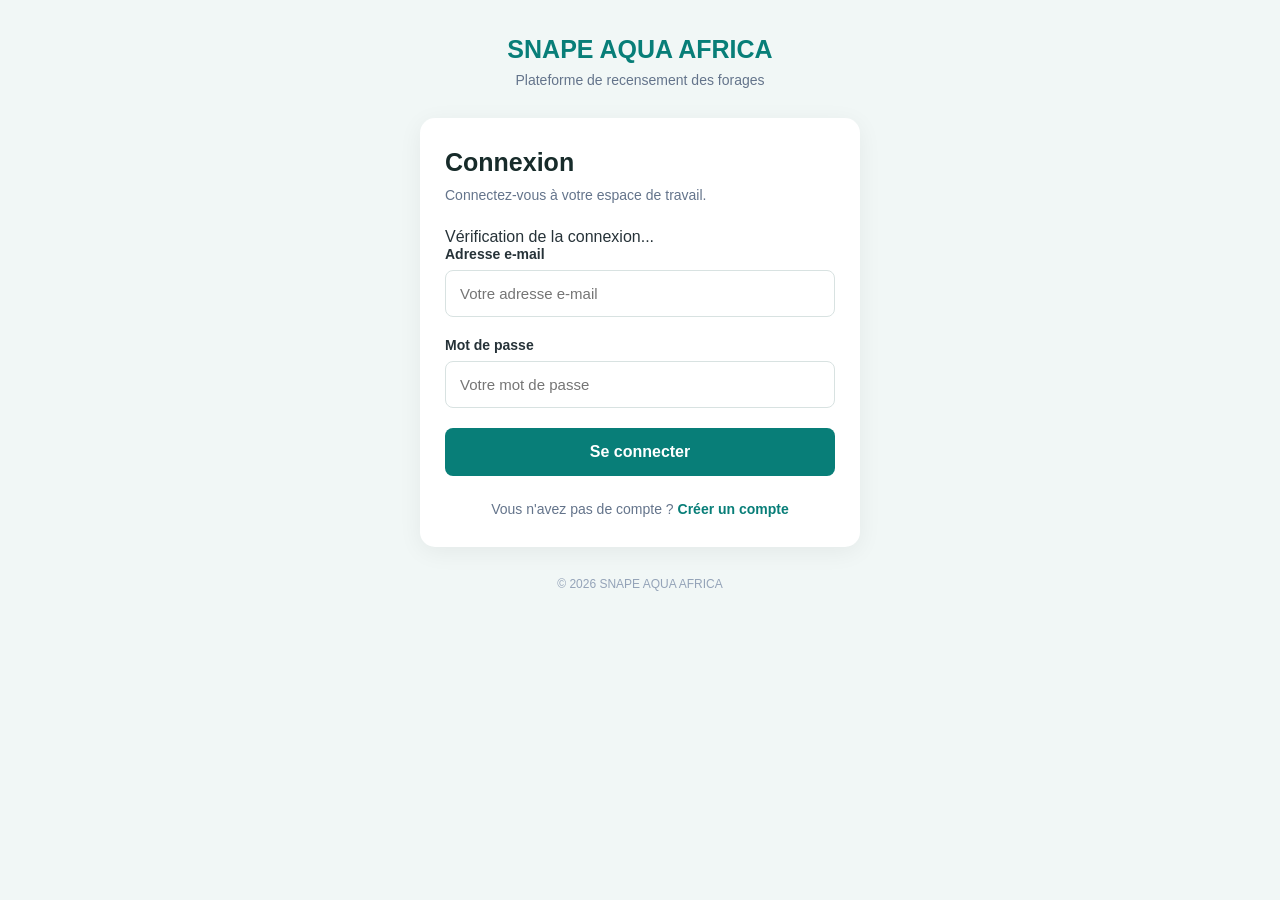
<file: index.html>
<!DOCTYPE html>
<html lang="fr">
<head>
    <meta charset="UTF-8">
    <meta name="viewport" content="width=device-width, initial-scale=1.0">
    <meta name="theme-color" content="#087E78">
    <title>SNAPE AQUA AFRICA</title>
</head>
<body>
    <script>
        window.location.replace("connexion.html");
    </script>
    <p>Chargement de SNAPE AQUA AFRICA...</p>
</body>
</html>
</file>
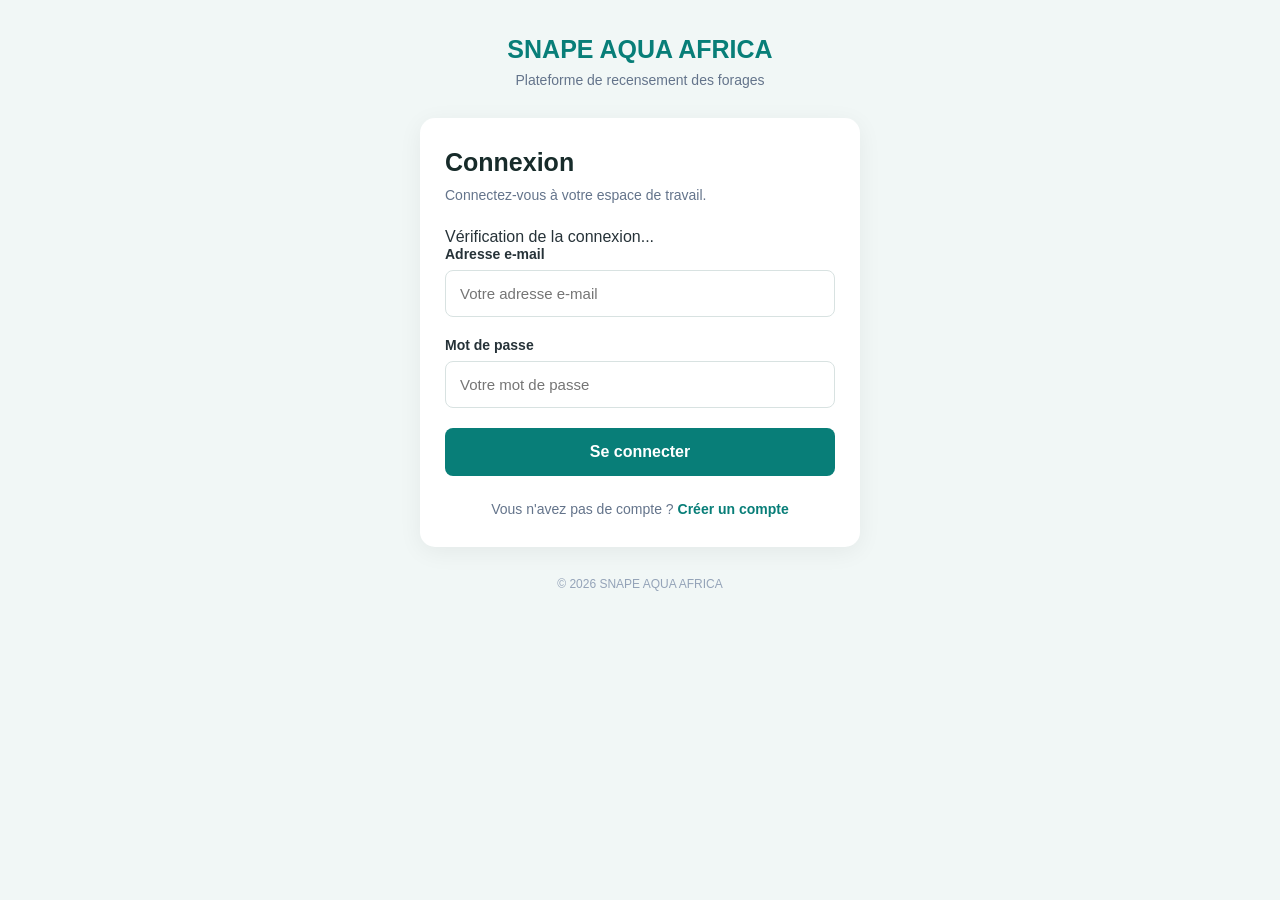
<file: connexion.html>
<!DOCTYPE html>
<html lang="fr">

<head>
    <meta charset="UTF-8">
    <meta name="viewport" content="width=device-width, initial-scale=1.0">
    <meta name="theme-color" content="#087E78">

    <title>Connexion | SNAPE AQUA AFRICA</title>

    <link rel="stylesheet" href="connexion.css">
</head>

<body>

    <main class="container">

        <div class="logo">
            <h1>SNAPE AQUA AFRICA</h1>
            <p>Plateforme de recensement des forages</p>
        </div>

        <!-- CONNEXION INTERNET -->

        <section class="login-card" id="zoneConnexion">

            <h2>Connexion</h2>

            <p class="description">
                Connectez-vous à votre espace de travail.
            </p>

            <div id="etatConnexion" class="etat-connexion">
                Vérification de la connexion...
            </div>

            <form id="connexionForm">

                <div class="form-group">
                    <label for="email">Adresse e-mail</label>

                    <input
                        type="email"
                        id="email"
                        placeholder="Votre adresse e-mail"
                        autocomplete="username"
                        required
                    >
                </div>

                <div class="form-group">
                    <label for="password">Mot de passe</label>

                    <input
                        type="password"
                        id="password"
                        placeholder="Votre mot de passe"
                        autocomplete="current-password"
                        required
                    >
                </div>

                <p id="message"></p>

                <button type="submit" id="btnConnexion">
                    Se connecter
                </button>

            </form>

            <p class="register-link">
                Vous n'avez pas de compte ?
                <a href="inscription.html">Créer un compte</a>
            </p>

        </section>

        <!-- CREATION DU CODE PIN -->

        <section class="login-card" id="zoneCreationPIN" hidden>

            <h2>Créer votre code PIN</h2>

            <p class="description">
                Ce code vous permettra d'accéder à votre espace
                lorsque vous serez hors connexion.
            </p>

            <form id="formCreationPIN">

                <div class="form-group">
                    <label for="nouveauPIN">Nouveau code PIN</label>

                    <input
                        type="password"
                        id="nouveauPIN"
                        inputmode="numeric"
                        pattern="[0-9]{4,6}"
                        minlength="4"
                        maxlength="6"
                        placeholder="4 à 6 chiffres"
                        required
                    >
                </div>

                <div class="form-group">
                    <label for="confirmationPIN">
                        Confirmer le code PIN
                    </label>

                    <input
                        type="password"
                        id="confirmationPIN"
                        inputmode="numeric"
                        pattern="[0-9]{4,6}"
                        minlength="4"
                        maxlength="6"
                        placeholder="Confirmez votre PIN"
                        required
                    >
                </div>

                <p id="messagePIN"></p>

                <button type="submit" id="btnEnregistrerPIN">
                    Enregistrer mon code PIN
                </button>

            </form>

        </section>

        <!-- IDENTIFICATION HORS CONNEXION -->

        <section class="login-card" id="zonePINHorsLigne" hidden>

            <h2>Accès hors connexion</h2>

            <p class="description">
                Saisissez votre code PIN pour retrouver votre espace.
            </p>

          <form id="formPINHorsLigne">

    <div class="form-group">
        <label for="emailHorsLigne">Adresse e-mail</label>

        <input
            type="email"
            id="emailHorsLigne"
            placeholder="Votre adresse e-mail"
            required
        >
    </div>

    <div class="form-group">
        <label for="pinHorsLigne">Votre code PIN</label>

                    <input
                        type="password"
                        id="pinHorsLigne"
                        inputmode="numeric"
                        pattern="[0-9]{4,6}"
                        minlength="4"
                        maxlength="6"
                        placeholder="Votre code PIN"
                        required
                    >
                </div>

                <p id="messagePINHorsLigne"></p>

                <button type="submit" id="btnPINHorsLigne">
                    Accéder à mon espace
                </button>

            </form>

        </section>

        <footer>
            © 2026 SNAPE AQUA AFRICA
        </footer>

    </main>

    <script type="module" src="connexion.js"></script>

</body>
</html>
</file>
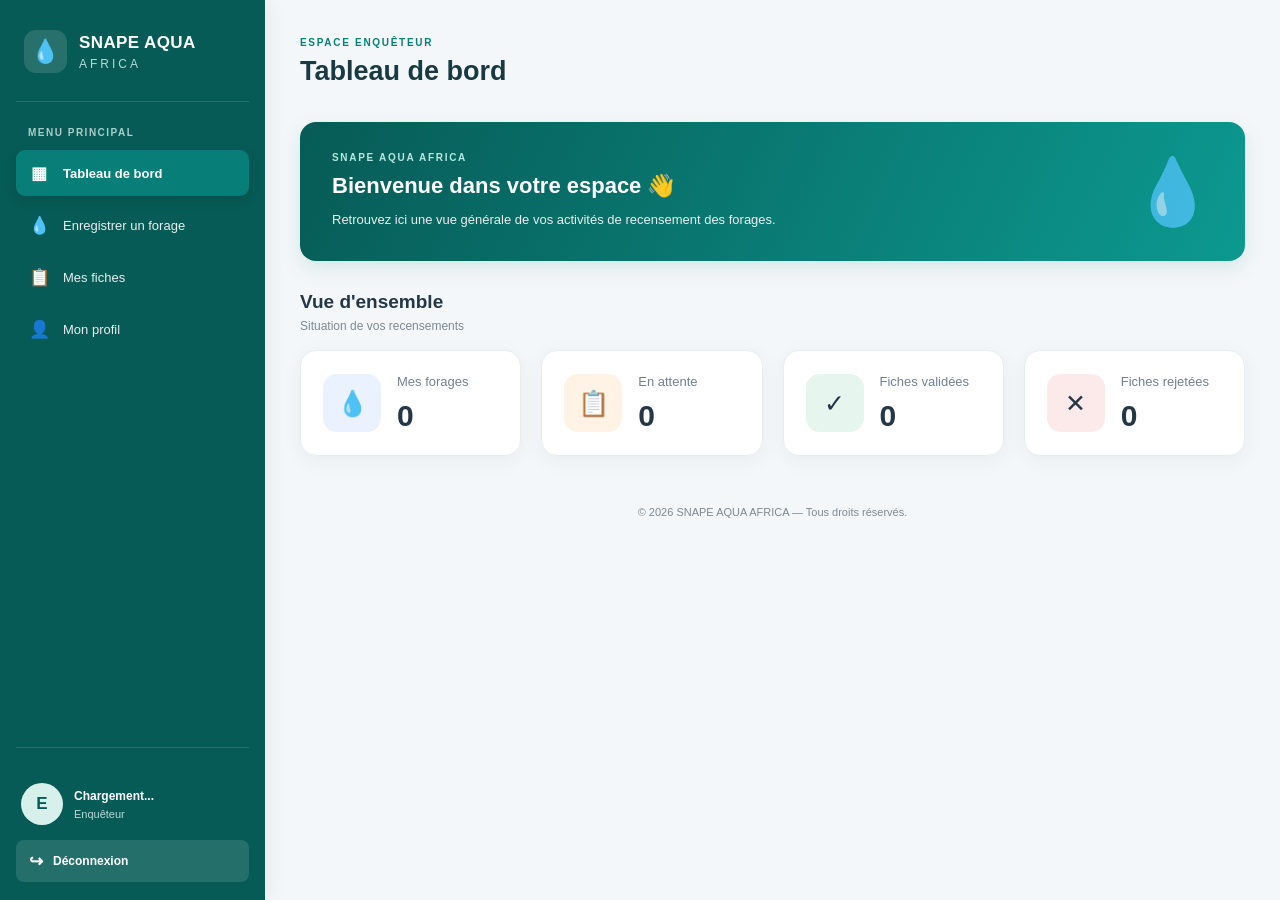
<file: enqueteur.html>
<!DOCTYPE html>
<html lang="fr">
<head>
    <meta charset="UTF-8">
    <meta name="viewport" content="width=device-width, initial-scale=1.0">
    <meta name="theme-color" content="#075B56">

    <title>Espace Enquêteur | SNAPE AQUA AFRICA</title>

    <link rel="stylesheet" href="enqueteur.css">
</head>

<body>

<div class="dashboard">

    <!-- MENU LATERAL -->
    <aside class="sidebar" id="sidebar">

        <!-- IDENTITE DE L'ENTREPRISE -->
        <div class="sidebar-brand">
            <div class="brand-icon">💧</div>

            <div>
                <h2>SNAPE AQUA</h2>
                <span>AFRICA</span>
            </div>
        </div>

        <div class="sidebar-label">
            MENU PRINCIPAL
        </div>

        <!-- NAVIGATION -->
        <nav class="sidebar-nav">

            <a href="enqueteur.html" class="nav-link active">
                <span>▦</span>
                Tableau de bord
            </a>

            <a href="forage.html" class="nav-link">
                <span>💧</span>
                Enregistrer un forage
            </a>

            <a href="fiches.html" class="nav-link">
                <span>📋</span>
                Mes fiches
            </a>

            <a href="mon-profil.html" class="nav-link">
                <span>👤</span>
                Mon profil
            </a>

        </nav>

        <!-- PROFIL EN BAS DU MENU -->
        <div class="sidebar-footer">

            <div class="profile-card">

                <div class="profile-avatar" id="profilAvatar">
                    E
                </div>

                <div class="profile-info">
                    <strong id="nomEnqueteur">
                        Chargement...
                    </strong>

                    <span>Enquêteur</span>
                </div>

            </div>

            <button
                id="btnDeconnexion"
                class="btn-deconnexion"
                type="button">

                <span>↪</span>
                Déconnexion

            </button>

        </div>

    </aside>

    <!-- VOILE MOBILE -->
    <div
        class="sidebar-overlay"
        id="sidebarOverlay">
    </div>

    <!-- CONTENU PRINCIPAL -->
    <main class="main-content">

        <!-- BARRE SUPERIEURE -->
        <header class="topbar">

            <button
                id="btnMenu"
                class="btn-menu"
                aria-label="Ouvrir le menu"
                aria-controls="sidebar"
                aria-expanded="false"
                type="button">

                ☰

            </button>

            <div class="topbar-title">

                <span class="page-indicator">
                    ESPACE ENQUÊTEUR
                </span>

                <h1>Tableau de bord</h1>

            </div>

        </header>

        <!-- ACCUEIL -->
        <section class="welcome-section">

            <div class="welcome-content">

                <span class="welcome-label">
                    SNAPE AQUA AFRICA
                </span>

                <h2>
                    Bienvenue dans votre espace 👋
                </h2>

                <p>
                    Retrouvez ici une vue générale de vos activités
                    de recensement des forages.
                </p>

            </div>

            <div class="welcome-icon">
                💧
            </div>

        </section>

        <!-- STATISTIQUES -->
        <section class="section-dashboard">

            <div class="section-heading">

                <div>
                    <h2>Vue d'ensemble</h2>

                    <p>
                        Situation de vos recensements
                    </p>
                </div>

            </div>

            <div class="stats-grid">

                <!-- TOTAL -->
                <article class="stat-card">

                    <div class="stat-icon icon-blue">
                        💧
                    </div>

                    <div class="stat-details">
                        <span>Mes forages</span>
                        <strong id="totalForages">0</strong>
                    </div>

                </article>

                <!-- EN ATTENTE -->
                <article class="stat-card">

                    <div class="stat-icon icon-orange">
                        📋
                    </div>

                    <div class="stat-details">
                        <span>En attente</span>
                        <strong id="foragesAttente">0</strong>
                    </div>

                </article>

                <!-- VALIDES -->
                <article class="stat-card">

                    <div class="stat-icon icon-green">
                        ✓
                    </div>

                    <div class="stat-details">
                        <span>Fiches validées</span>
                        <strong id="foragesValides">0</strong>
                    </div>

                </article>

                <!-- REJETES -->
                <article class="stat-card">

                    <div class="stat-icon icon-red">
                        ✕
                    </div>

                    <div class="stat-details">
                        <span>Fiches rejetées</span>
                        <strong id="foragesRejetes">0</strong>
                    </div>

                </article>

            </div>

            <p id="message" role="status" aria-live="polite"></p>

        </section>

        <!-- PIED DE PAGE -->
        <footer class="footer">
            © 2026 SNAPE AQUA AFRICA — Tous droits réservés.
        </footer>

    </main>

</div>

<!-- JAVASCRIPT -->
<script type="module" src="enqueteur.js"></script>

</body>
</html>
</file>
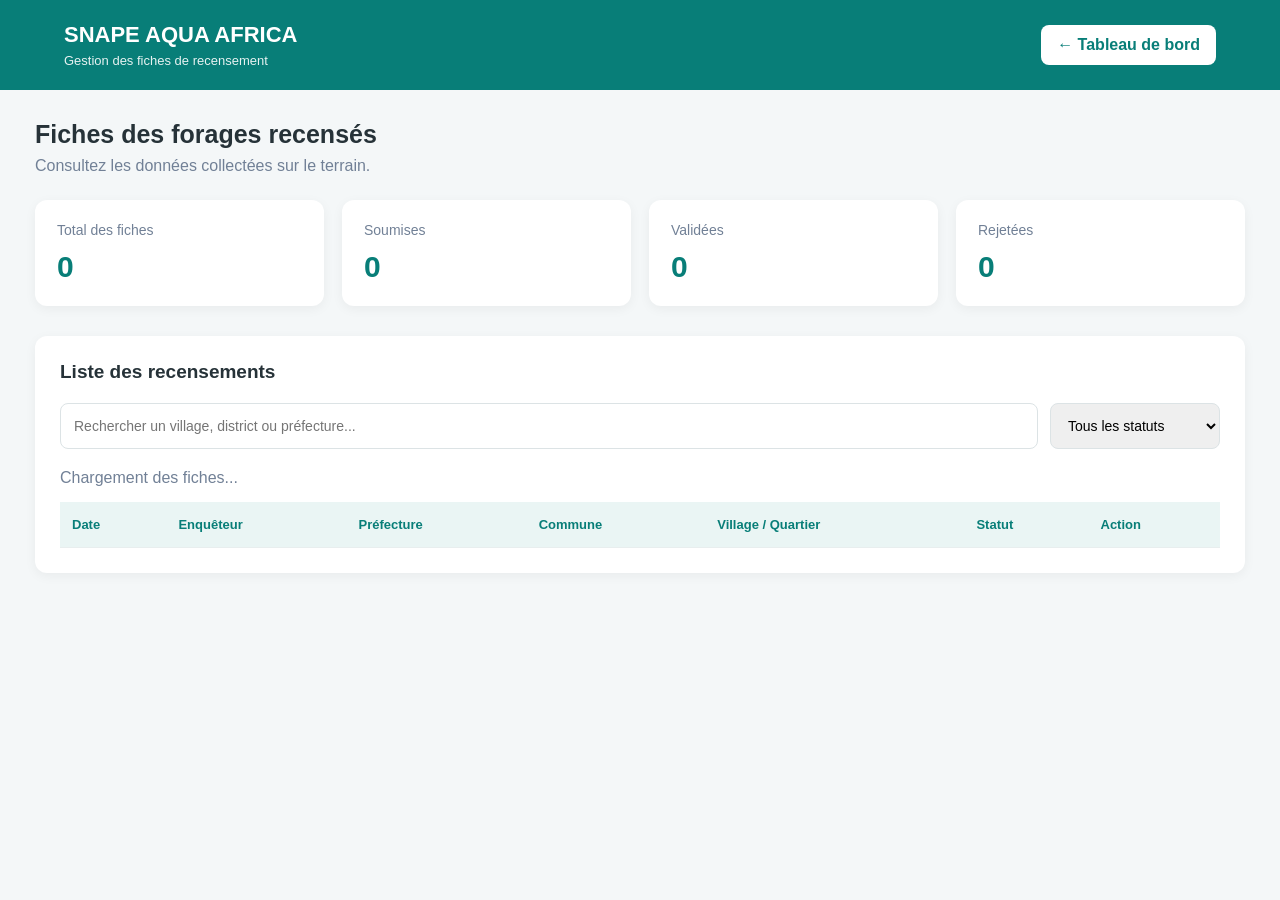
<file: fiches.html>
<!DOCTYPE html>
<html lang="fr">
<head>
    <meta charset="UTF-8">
    <meta name="viewport" content="width=device-width, initial-scale=1.0">
    <meta name="theme-color" content="#087E78">

    <title>Fiches recensées | SNAPE AQUA AFRICA</title>

    <link rel="stylesheet" href="fiches.css">
</head>

<body>

<header class="entete">
    <div>
        <h1>SNAPE AQUA AFRICA</h1>
        <p>Gestion des fiches de recensement</p>
    </div>

    <a href="enqueteur.html"
    id="retourDashboard">
        ← Tableau de bord
    </a>
</header>

<main class="conteneur">

    <section class="titre-page">
        <h2>Fiches des forages recensés</h2>
        <p>Consultez les données collectées sur le terrain.</p>
    </section>

    <section class="statistiques">

        <div class="carte-stat">
            <span>Total des fiches</span>
            <strong id="totalFiches">0</strong>
        </div>

        <div class="carte-stat">
            <span>Soumises</span>
            <strong id="fichesSoumises">0</strong>
        </div>

        <div class="carte-stat">
            <span>Validées</span>
            <strong id="fichesValidees">0</strong>
        </div>

        <div class="carte-stat">
            <span>Rejetées</span>
            <strong id="fichesRejetees">0</strong>
        </div>

    </section>

    <section class="liste-fiches">

        <h3>Liste des recensements</h3>

        <div class="recherche">

            <input
                type="search"
                id="rechercheFiche"
                placeholder="Rechercher un village, district ou préfecture..."
            >

            <select id="filtreStatut">
                <option value="">Tous les statuts</option>
                <option value="soumis">Soumises</option>
                <option value="valide">Validées</option>
                <option value="rejete">Rejetées</option>
                <option value="brouillon">Brouillons</option>
            </select>

        </div>

        <p id="messageChargement">Chargement des fiches...</p>

        <div class="table-responsive">

            <table>
                <thead>
                    <tr>
                        <th>Date</th>
                        <th>Enquêteur</th>
                        <th>Préfecture</th>
                        <th>Commune</th>
                        <th>Village / Quartier</th>
                        <th>Statut</th>
                        <th>Action</th>
                    </tr>
                </thead>

                <tbody id="listeForages">
                </tbody>
            </table>

        </div>

    </section>

</main>
<!-- FENÊTRE DE CONSULTATION -->
<div id="fenetreFiche" class="fenetre-modal">

    <div class="contenu-modal">

        <div class="entete-modal">
            <div>
                <h2>Détails du forage</h2>
                <p>Fiche de recensement SNAPE AQUA AFRICA</p>
            </div>

            <button id="fermerFiche" class="btnFermer">
                &times;
            </button>
        </div>

        <div id="detailsFiche">
            Chargement des informations...
        </div>

    </div>

</div>
<!-- FENÊTRE DE CONSULTATION -->
<div id="fenetreFiche" class="fenetre-modal">

    <div class="contenu-modal">

        <div class="entete-modal">
            <div>
                <h2>Détails du forage</h2>
                <p>Fiche de recensement SNAPE AQUA AFRICA</p>
            </div>

            <button id="fermerFiche" class="btnFermer">
                &times;
            </button>
        </div>

        <div id="detailsFiche">
            Chargement des informations...
        </div>

    </div>

</div>
<script type="module" src="fiches.js"></script>

</body>
</html>
</file>
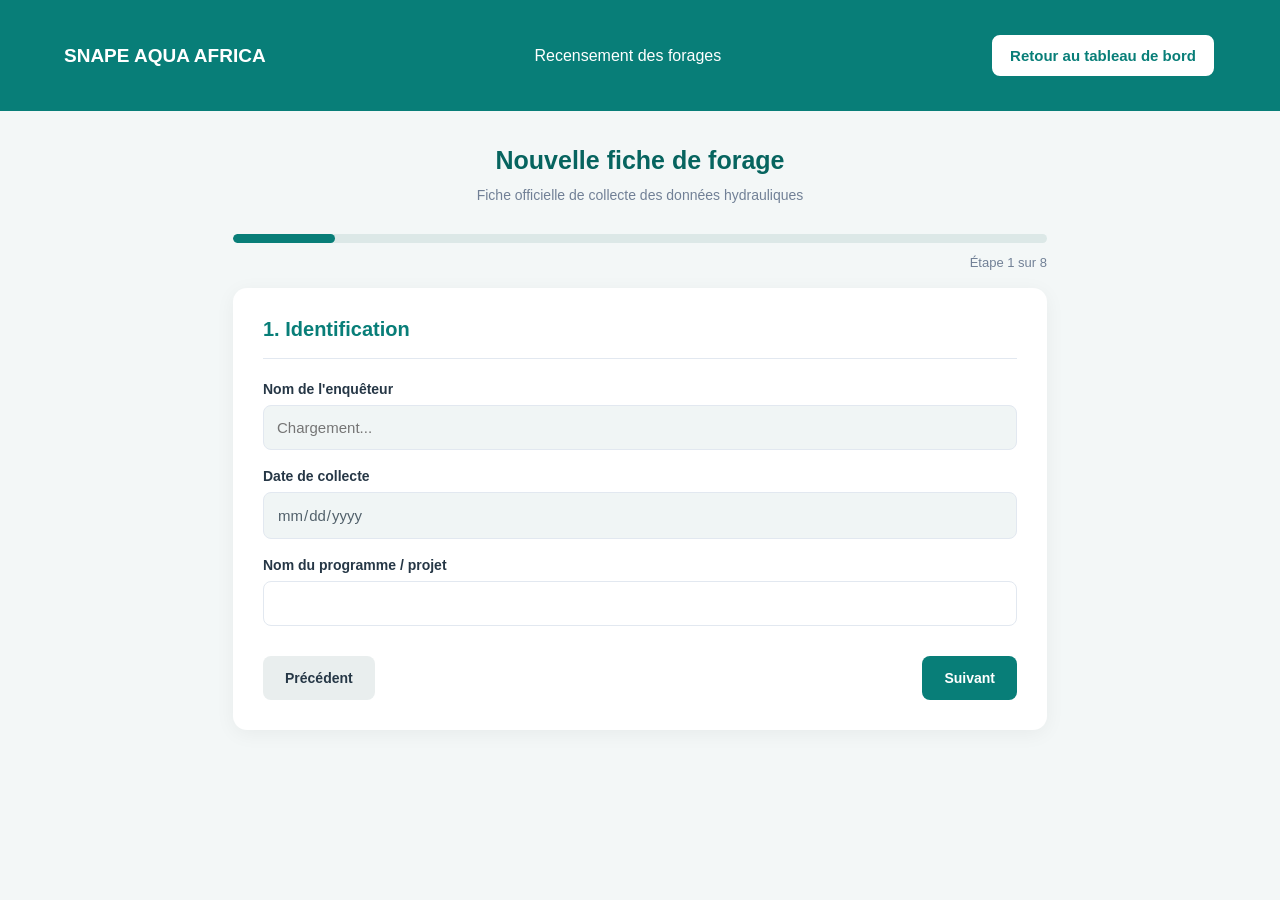
<file: forage.html>
<!DOCTYPE html>
<html lang="fr">
<head>
    <meta charset="UTF-8">
    <meta name="viewport" content="width=device-width, initial-scale=1.0">
    <meta name="theme-color" content="#087E78">

    <title>Recensement des forages | SNAPE AQUA AFRICA</title>

    <link rel="stylesheet" href="forage.css">
</head>


<body>

<header class="header">
    <div class="logo">SNAPE AQUA AFRICA</div>
  </p>Recensement des forages</p>
    </div>
    <a href="enqueteur.html" class="retour-dashboard">
    Retour au tableau de bord
</a>
</header>

<main class="container">

    <div class="form-heading">
        <h1>Nouvelle fiche de forage</h1>
        <p>Fiche officielle de collecte des données hydrauliques</p>
    </div>

    <div class="progress-container">
        <div id="progression"></div>
    </div>

    <div class="step-info">
        Étape <span id="numeroEtape">1</span> sur 8
    </div>

    <form id="formulaireForage">

        <!-- ETAPE 1 -->
        <section class="form-step active">

            <h2>1. Identification</h2>

            <label>Nom de l'enquêteur</label>
            <input type="text" id="nomEnqueteur"
                   readonly placeholder="Chargement...">

            <label>Date de collecte</label>
            <input type="date" id="dateCollecte" readonly>

            <label>Nom du programme / projet</label>
            <input type="text" id="nomProgramme">

        </section>

        <!-- ETAPE 2 -->
        <section class="form-step">

            <h2>2. Localisation</h2>

            <label>Préfecture</label>
            <input type="text" id="prefecture" required>

            <label>Commune</label>
            <input type="text" id="commune" required>

            <label>District</label>
            <input type="text" id="district">

            <label>Village / Quartier</label>
            <input type="text" id="villageQuartier" required>

            <label>Latitude</label>
            <input type="number" id="latitude" step="any" readonly>

            <label>Longitude</label>
            <input type="number" id="longitude" step="any" readonly>

            <button type="button" id="btnGPS">
                Obtenir ma position GPS
            </button>

        </section>

        <!-- ETAPE 3 -->
        <section class="form-step">

            <h2>3. Identification de l'ouvrage</h2>

            <label>Programme ayant réalisé l'ouvrage</label>
            <input type="text" id="programmeRealisation">

            <label>Année de réalisation</label>
            <input type="number" id="anneeRealisation">

            <label>Programme ayant réhabilité l'ouvrage</label>
            <input type="text" id="programmeRehabilitation">

            <label>Année de réhabilitation</label>
            <input type="number" id="anneeRehabilitation">

            <label>État de l'ouvrage</label>
            <input type="text" id="etatOuvrage">

            <label>Le forage est-il utilisé ?</label>
            <select id="utilise">
                <option value="">Choisir</option>
                <option value="true">Oui</option>
                <option value="false">Non</option>
            </select>

            <label>Si non, pourquoi ?</label>
            <textarea id="raisonNonUtilisation"></textarea>

        </section>

        <!-- ETAPE 4 -->
        <section class="form-step">

            <h2>4. Caractéristiques techniques</h2>

            <label>Profondeur (m)</label>
            <input type="number" id="profondeur" step="any">

            <label>Débit (m³/h)</label>
            <input type="number" id="debit" step="any">

            <label>Nombre de ménages</label>
            <input type="number" id="nombreMenages">

            <label>Autres villages desservis</label>
            <textarea id="autresVillages"></textarea>

            <label>Marque de la pompe manuelle</label>
            <input type="text" id="marquePompe">

            <label>Modèle</label>
            <input type="text" id="modelePompe">

            <label>Année</label>
            <input type="number" id="anneePompe">

            <label>Si non fonctionnelle, décrire le problème</label>
            <textarea id="problemePompe"></textarea>

        </section>

        <!-- ETAPE 5 -->
        <section class="form-step">

            <h2>5. État des équipements</h2>

            <label>Existence d'un déferriseur</label>
            <select id="existenceDeferriseur">
                <option value="">Choisir</option>
                <option value="true">Oui</option>
                <option value="false">Non</option>
            </select>

            <label>État du déferriseur</label>
            <input type="text" id="etatDeferriseur">

            <label>État de la superstructure</label>
            <input type="text" id="etatSuperstructure">

            <label>État de la margelle et anti-bourbier</label>
            <input type="text" id="etatMargelle">

            <label>Présence d'une clôture</label>
            <select id="presenceCloture">
                <option value="">Choisir</option>
                <option value="true">Oui</option>
                <option value="false">Non</option>
            </select>

            <label>État de l'évacuation et du puits perdu</label>
            <input type="text" id="etatEvacuation">

            <label>État de la clôture</label>
            <input type="text" id="etatCloture">

        </section>

        <!-- ETAPE 6 -->
        <section class="form-step">

            <h2>6. Qualité de l'eau et pollution</h2>

            <label>Couleur de l'eau</label>
            <input type="text" id="couleurEau">

            <label>Présence d'un goût anormal</label>
            <select id="goutEau">
                <option value="">Choisir</option>
                <option value="true">Oui</option>
                <option value="false">Non</option>
            </select>

            <label>Présence d'une odeur anormale</label>
            <select id="odeurEau">
                <option value="">Choisir</option>
                <option value="true">Oui</option>
                <option value="false">Non</option>
            </select>

            <label>Source potentielle de pollution ?</label>
            <select id="sourcePollution">
                <option value="">Choisir</option>
                <option value="true">Oui</option>
                <option value="false">Non</option>
            </select>

            <label>Type de pollution</label>
            <textarea id="typePollution"></textarea>

            <label>Distance de la source de pollution (m)</label>
            <input type="number" id="distancePollution" step="any">

        </section>

        <!-- ETAPE 7 -->
        <section class="form-step">

            <h2>7. Gestion et entretien</h2>

            <label>Type de gestionnaire</label>
            <input type="text" id="typeGestionnaire">

            <label>Gestion fonctionnelle ?</label>
            <select id="gestionFonctionnelle">
                <option value="">Choisir</option>
                <option value="true">Oui</option>
                <option value="false">Non</option>
            </select>

            <label>Paiement demandé ?</label>
            <select id="paiement">
                <option value="">Choisir</option>
                <option value="true">Oui</option>
                <option value="false">Non</option>
            </select>

            <label>Nom du gestionnaire</label>
            <input type="text" id="nomGestionnaire">

            <label>Cotisations régulières ?</label>
            <select id="cotisationsRegulieres">
                <option value="">Choisir</option>
                <option value="true">Oui</option>
                <option value="false">Non</option>
            </select>

            <label>Période de cotisation</label>
            <input type="text" id="periodeCotisation">

            <label>Nombre de personnes dans la structure</label>
            <input type="number" id="nombrePersonnesGestion">

            <label>Base de gestion</label>
            <input type="text" id="baseGestion">

            <label>Réparateur</label>
            <input type="text" id="reparateur">

            <label>Montant de réparation (GNF)</label>
            <input type="number" id="montantReparation">

            <label>Montant en caisse (GNF)</label>
            <input type="number" id="montantCaisse">

            <label>Vente au volume ?</label>
            <select id="venteVolume">
                <option value="">Choisir</option>
                <option value="true">Oui</option>
                <option value="false">Non</option>
            </select>

            <label>Base de vente</label>
            <input type="text" id="baseVente">

            <label>Volume vendu (litres)</label>
            <input type="number" id="volumeLitres">

            <label>Appui extérieur en cas de panne</label>
            <input type="text" id="appuiExterieurPanne">

            <label>Prix de l'appui (GNF)</label>
            <input type="number" id="prixAppui">

        </section>

        <!-- ETAPE 8 -->
        <section class="form-step">

            <h2>8. Satisfaction et observations</h2>

            <label>Les usagers sont-ils satisfaits ?</label>
            <select id="satisfait">
                <option value="">Choisir</option>
                <option value="true">Oui</option>
                <option value="false">Non</option>
            </select>

            <label>Cause de l'insatisfaction</label>
            <textarea id="causeInsatisfaction"></textarea>

            <label>Observations générales</label>
            <textarea id="observations"></textarea>

            <label>Signature</label>
            <input type="text" id="signature">

        </section>

        <div class="navigation">
            <button type="button" id="precedent">Précédent</button>
            <button type="button" id="suivant">Suivant</button>
            <button type="submit" id="soumettre" hidden>
                Soumettre la fiche
            </button>
        </div>

    </form>

    <p id="message"></p>
<!-- FENETRE DE CONSULTATION -->
<div id="fenetreConsultation" class="modal" hidden>

    <div class="modal-contenu">

        <div class="modal-entete">
            <h2>Détails du forage</h2>

            <button id="fermerConsultation" type="button">
                &times;
            </button>
        </div>

        <div id="detailsForage">
            Chargement des informations...
        </div>

    </div>

</div>
</main>

<script type="module" src="forage.js"></script>

</body>
</html>
</file>
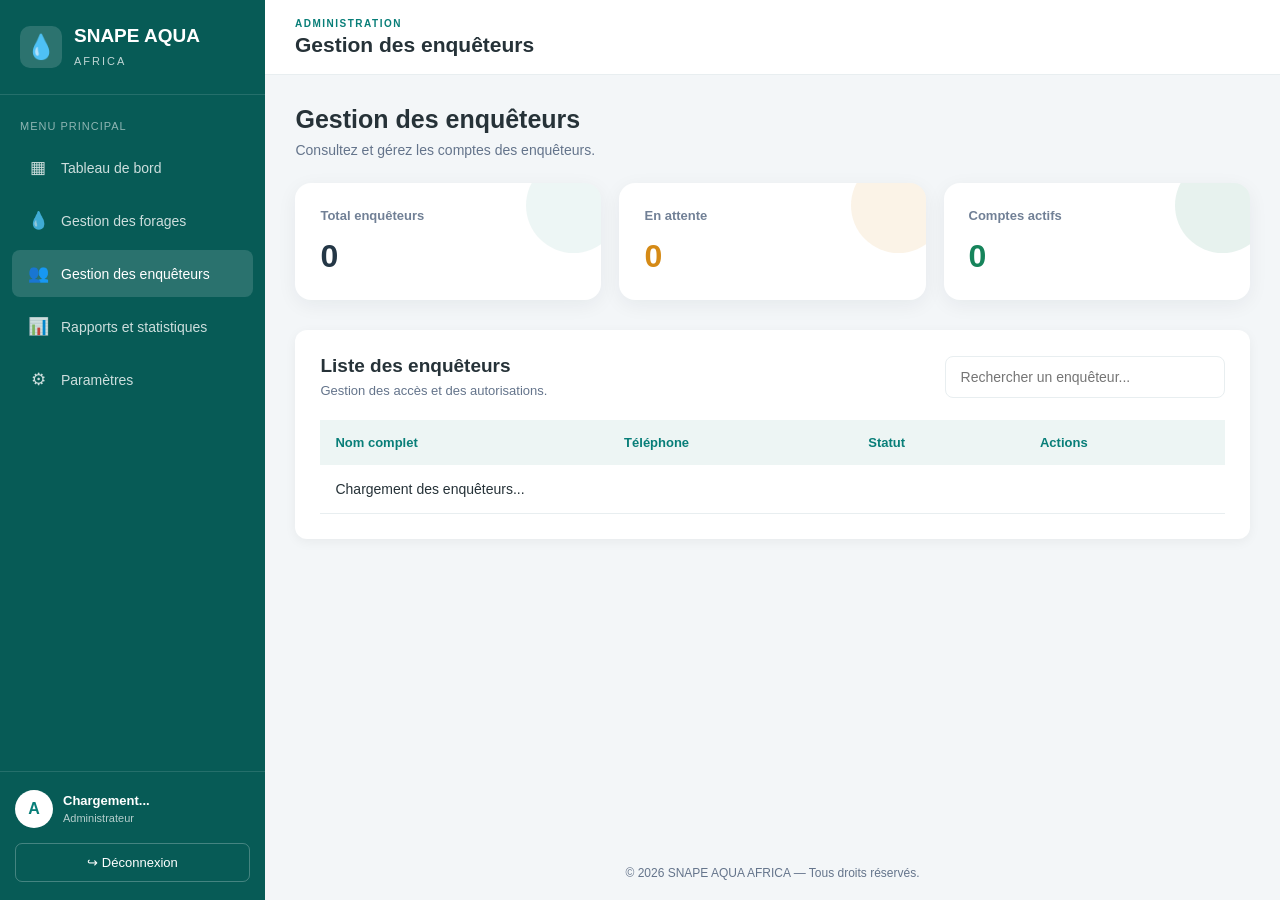
<file: gestion-enqueteurs.html>
<!DOCTYPE html>
<html lang="fr">

<head>
    <meta charset="UTF-8">
    <meta name="viewport" content="width=device-width, initial-scale=1.0">
    <meta name="theme-color" content="#075B56">

    <title>Gestion des enquêteurs | SNAPE AQUA AFRICA</title>

    <link rel="stylesheet" href="gestion-enqueteurs.css">
</head>

<body>

<div class="dashboard">

    <!-- MENU LATERAL -->
    <aside class="sidebar" id="sidebar">

        <div class="sidebar-brand">

            <div class="brand-icon">💧</div>

            <div>
                <h2>SNAPE AQUA</h2>
                <span>AFRICA</span>
            </div>

        </div>

        <div class="sidebar-label">MENU PRINCIPAL</div>

        <nav class="sidebar-nav">

            <a href="admin.html" class="nav-link">
                <span>▦</span>
                Tableau de bord
            </a>

            <a href="gestion-forages.html" class="nav-link">
                <span>💧</span>
                Gestion des forages
            </a>

            <a href="gestion-enqueteurs.html" class="nav-link active">
                <span>👥</span>
                Gestion des enquêteurs
            </a>

            <a href="#" class="nav-link">
                <span>📊</span>
                Rapports et statistiques
            </a>

            <a href="#" class="nav-link">
                <span>⚙</span>
                Paramètres
            </a>

        </nav>

        <div class="sidebar-footer">

            <div class="profile-card">

                <div class="profile-avatar" id="profilAvatar">A</div>

                <div class="profile-info">
                    <strong id="profilNom">Chargement...</strong>
                    <span>Administrateur</span>
                </div>

            </div>

            <button id="btnDeconnexion" class="btn-deconnexion" type="button">
                <span>↪</span>
                Déconnexion
            </button>

        </div>

    </aside>

    <!-- VOILE MOBILE -->
    <div class="sidebar-overlay" id="sidebarOverlay"></div>

    <!-- CONTENU PRINCIPAL -->
    <main class="main-content">

        <!-- BARRE SUPERIEURE -->
        <header class="topbar">

            <button
                id="btnMenu"
                class="btn-menu"
                type="button"
                aria-label="Ouvrir le menu"
                aria-expanded="false">
                ☰
            </button>

            <div class="topbar-title">
                <span class="page-indicator">ADMINISTRATION</span>
                <h1>Gestion des enquêteurs</h1>
            </div>

        </header>

        <div class="conteneur">

            <!-- PRESENTATION -->
            <section class="titre-section">

                <h2>Gestion des enquêteurs</h2>

                <p>
                    Consultez et gérez les comptes des enquêteurs.
                </p>

            </section>

            <!-- STATISTIQUES -->
            <section class="statistiques">

                <article class="carte-stat">
                    <span>Total enquêteurs</span>
                    <strong id="totalEnqueteurs">0</strong>
                </article>

                <article class="carte-stat attente">
                    <span>En attente</span>
                    <strong id="totalAttente">0</strong>
                </article>

                <article class="carte-stat actifs">
                    <span>Comptes actifs</span>
                    <strong id="totalActifs">0</strong>
                </article>

            </section>

            <!-- LISTE DES ENQUETEURS -->
            <section class="section-liste">

                <div class="barre-outils">

                    <div>
                        <h3>Liste des enquêteurs</h3>
                        <p>Gestion des accès et des autorisations.</p>
                    </div>

                    <input
                        type="search"
                        id="rechercheEnqueteur"
                        placeholder="Rechercher un enquêteur...">

                </div>

                <div id="message" class="message"></div>

                <div class="table-responsive">

                    <table>

                        <thead>
                            <tr>
                                <th>Nom complet</th>
                                <th>Téléphone</th>
                                <th>Statut</th>
                                <th>Actions</th>
                            </tr>
                        </thead>

                        <tbody id="listeEnqueteurs">

                            <tr>
                                <td colspan="4">
                                    Chargement des enquêteurs...
                                </td>
                            </tr>

                        </tbody>

                    </table>

                </div>

            </section>

        </div>

        <footer class="footer">
            © 2026 SNAPE AQUA AFRICA — Tous droits réservés.
        </footer>

    </main>

</div>

<script type="module" src="gestion-enqueteurs.js"></script>

</body>
</html>
</file>
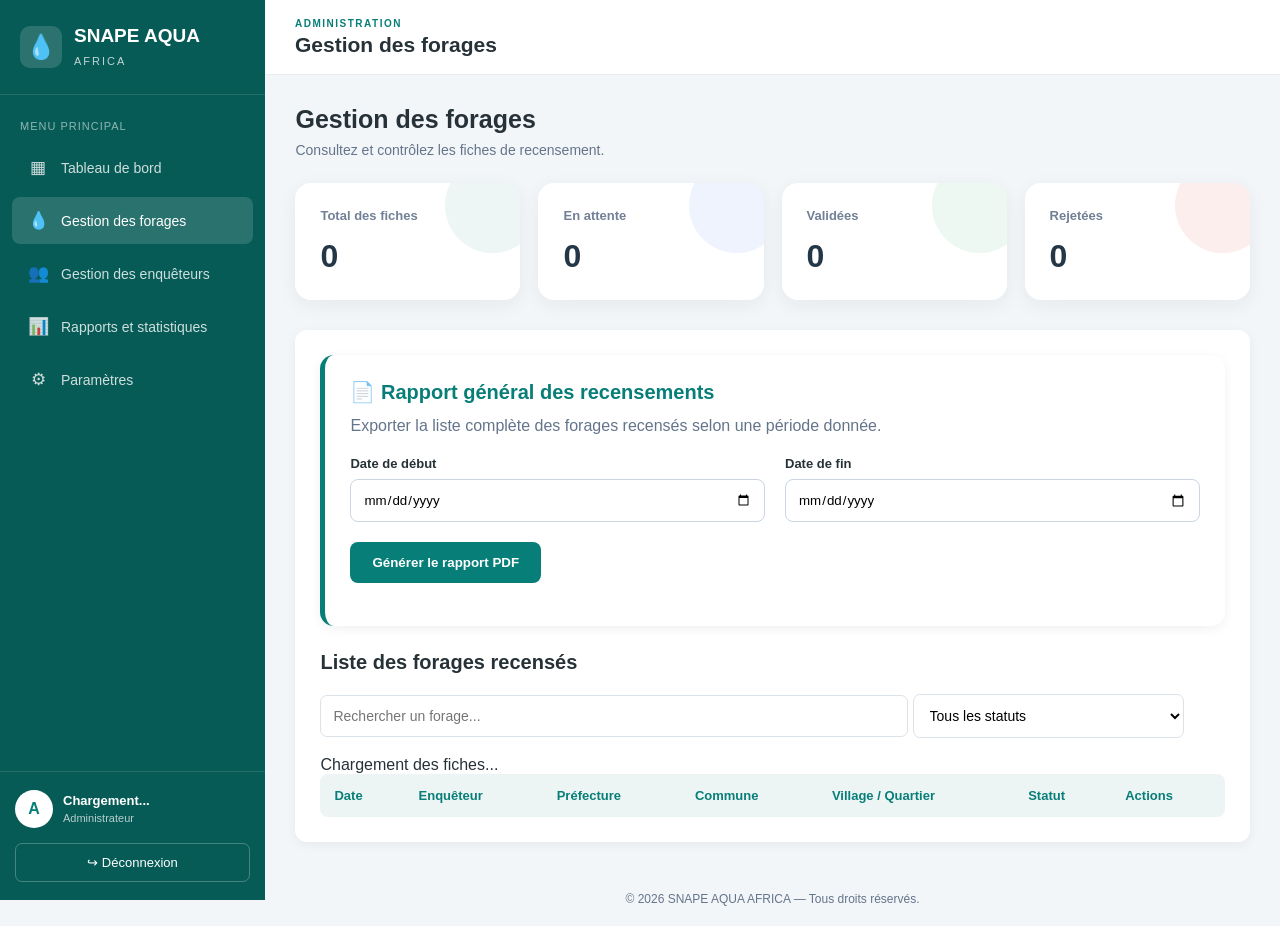
<file: gestion-forages.html>
<!DOCTYPE html>
<html lang="fr">

<head>
    <meta charset="UTF-8">
    <meta name="viewport" content="width=device-width, initial-scale=1.0">
    <meta name="theme-color" content="#075B56">

    <title>Gestion des forages | SNAPE AQUA AFRICA</title>

    <link rel="stylesheet" href="gestion-forages.css">
</head>

<body>

<div class="dashboard">

    <!-- MENU LATERAL COMMUN -->
    <aside class="sidebar" id="sidebar">

        <div class="sidebar-brand">
            <div class="brand-icon">💧</div>
            <div>
                <h2>SNAPE AQUA</h2>
                <span>AFRICA</span>
            </div>
        </div>

        <div class="sidebar-label">MENU PRINCIPAL</div>

        <nav class="sidebar-nav">

            <a href="admin.html" class="nav-link">
                <span>▦</span>
                Tableau de bord
            </a>

            <a href="gestion-forages.html" class="nav-link active">
                <span>💧</span>
                Gestion des forages
            </a>

            <a href="gestion-enqueteurs.html" class="nav-link">
                <span>👥</span>
                Gestion des enquêteurs
            </a>

            <a href="#" class="nav-link">
                <span>📊</span>
                Rapports et statistiques
            </a>

            <a href="#" class="nav-link">
                <span>⚙</span>
                Paramètres
            </a>

        </nav>

        <div class="sidebar-footer">

            <div class="profile-card">
                <div class="profile-avatar" id="profilAvatar">A</div>

                <div class="profile-info">
                    <strong id="profilNom">Chargement...</strong>
                    <span>Administrateur</span>
                </div>
            </div>

            <button id="btnDeconnexion" class="btn-deconnexion" type="button">
                <span>↪</span>
                Déconnexion
            </button>

        </div>

    </aside>

    <!-- VOILE MOBILE -->
    <div class="sidebar-overlay" id="sidebarOverlay"></div>

    <!-- CONTENU PRINCIPAL -->
    <main class="main-content">

        <!-- EN-TETE -->
        <header class="topbar">

            <button
                id="btnMenu"
                class="btn-menu"
                type="button"
                aria-label="Ouvrir le menu"
                aria-expanded="false">
                ☰
            </button>

            <div class="topbar-title">
                <span class="page-indicator">ADMINISTRATION</span>
                <h1>Gestion des forages</h1>
            </div>

        </header>

        <div class="container">

            <!-- PRESENTATION -->
            <section class="welcome">
                <h2>Gestion des forages</h2>
                <p>Consultez et contrôlez les fiches de recensement.</p>
            </section>

            <!-- STATISTIQUES -->
            <section class="stats">

                <div class="stat-card">
                    <h3>Total des fiches</h3>
                    <p id="totalForages">0</p>
                </div>

                <div class="stat-card">
                    <h3>En attente</h3>
                    <p id="totalSoumis">0</p>
                </div>

                <div class="stat-card">
                    <h3>Validées</h3>
                    <p id="totalValides">0</p>
                </div>

                <div class="stat-card">
                    <h3>Rejetées</h3>
                    <p id="totalRejetes">0</p>
                </div>

            </section>

            <!-- GESTION -->
            <section class="gestion">

                <!-- EXPORT PDF -->
                <section class="export-section">

                    <h2>📄 Rapport général des recensements</h2>

                    <p>
                        Exporter la liste complète des forages recensés
                        selon une période donnée.
                    </p>

                    <div class="export-filtres">

                        <div>
                            <label for="dateDebut">Date de début</label>
                            <input type="date" id="dateDebut">
                        </div>

                        <div>
                            <label for="dateFin">Date de fin</label>
                            <input type="date" id="dateFin">
                        </div>

                    </div>

                    <button type="button" id="btnExporterPDF">
                        Générer le rapport PDF
                    </button>

                    <p id="messageExport"></p>

                </section>

                <!-- LISTE DES FORAGES -->
                <h2>Liste des forages recensés</h2>

                <input
                    type="search"
                    id="rechercheForage"
                    placeholder="Rechercher un forage...">

                <select id="filtreStatut">
                    <option value="">Tous les statuts</option>
                    <option value="soumis">En attente</option>
                    <option value="valide">Validés</option>
                    <option value="rejete">Rejetés</option>
                </select>

                <p id="messageForages">Chargement des fiches...</p>

                <div class="table-container">

                    <table>

                        <thead>
                            <tr>
                                <th>Date</th>
                                <th>Enquêteur</th>
                                <th>Préfecture</th>
                                <th>Commune</th>
                                <th>Village / Quartier</th>
                                <th>Statut</th>
                                <th>Actions</th>
                            </tr>
                        </thead>

                        <tbody id="listeForages"></tbody>

                    </table>

                </div>

            </section>

            <!-- FENETRE DE CONSULTATION -->
            <div id="fenetreConsultation" class="modal" hidden>

                <div class="modal-contenu">

                    <div class="modal-entete">
                        <h2>Détails du forage</h2>

                        <button id="fermerConsultation" type="button">
                            &times;
                        </button>
                    </div>

                    <div id="detailsForage">
                        Chargement des informations...
                    </div>

                </div>

            </div>

        </div>

        <footer class="footer">
            © 2026 SNAPE AQUA AFRICA — Tous droits réservés.
        </footer>

    </main>

</div>

<script type="module" src="gestion-forages.js"></script>

</body>
</html>
</file>
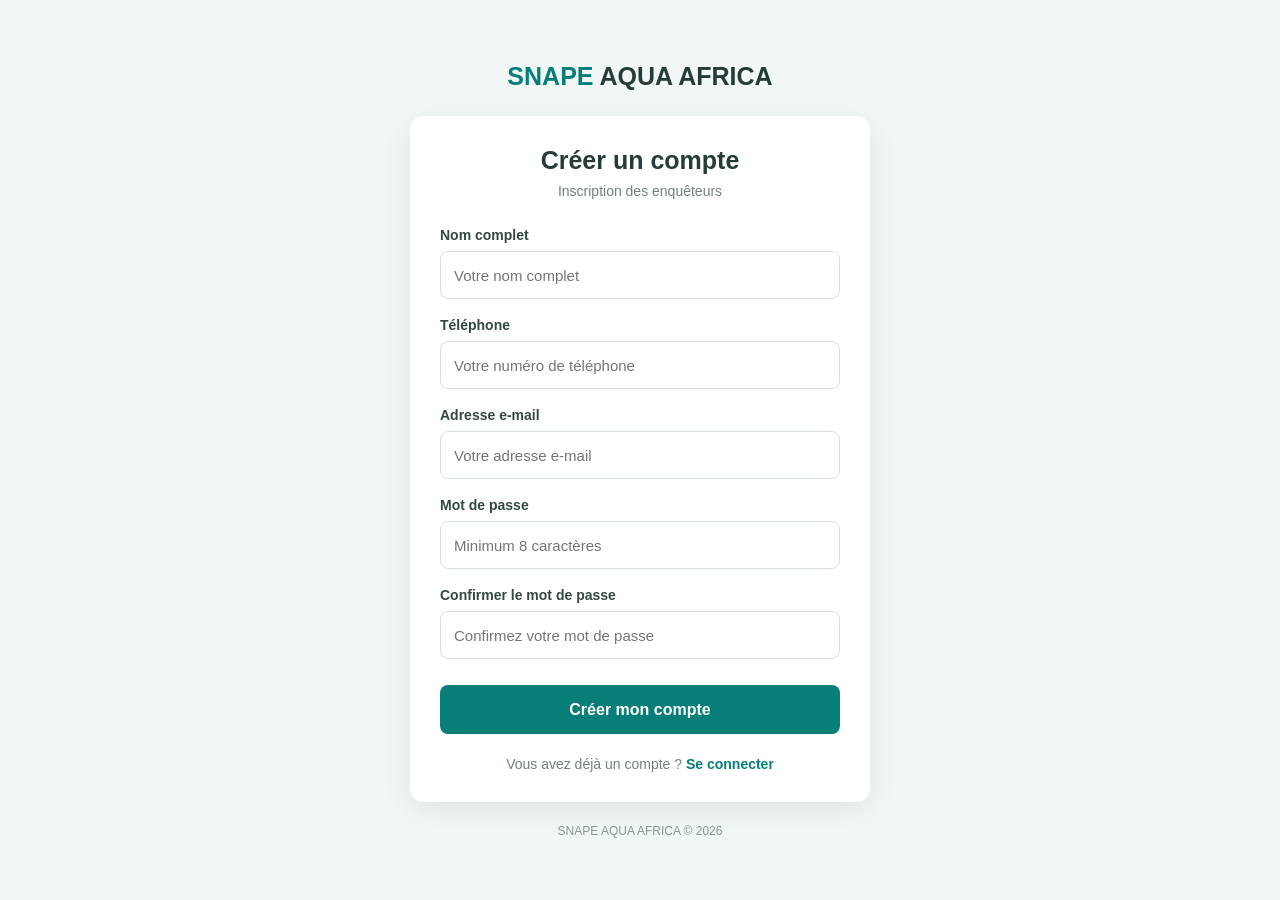
<file: inscription.html>
<!DOCTYPE html>
<html lang="fr">
<head>
    <meta charset="UTF-8">
    <meta name="viewport" content="width=device-width, initial-scale=1.0">
    <meta name="theme-color" content="#087E78">

    <title>Inscription | SNAPE AQUA AFRICA</title>

    <link rel="stylesheet" href="inscription.css">
</head>

<body>

    <main class="container">

        <div class="logo">
            SNAPE <span>AQUA AFRICA</span>
        </div>

        <section class="card">

            <h1>Créer un compte</h1>

            <p class="subtitle">
                Inscription des enquêteurs
            </p>

            <form id="inscriptionForm">

                <div class="form-group">
                    <label for="nom_complet">Nom complet</label>
                    <input
                        type="text"
                        id="nom_complet"
                        placeholder="Votre nom complet"
                        required
                    >
                </div>

                <div class="form-group">
                    <label for="telephone">Téléphone</label>
                    <input
                        type="tel"
                        id="telephone"
                        placeholder="Votre numéro de téléphone"
                        required
                    >
                </div>

                <div class="form-group">
                    <label for="email">Adresse e-mail</label>
                    <input
                        type="email"
                        id="email"
                        placeholder="Votre adresse e-mail"
                        required
                    >
                </div>

                <div class="form-group">
                    <label for="password">Mot de passe</label>
                    <input
                        type="password"
                        id="password"
                        placeholder="Minimum 8 caractères"
                        minlength="8"
                        required
                    >
                </div>

                <div class="form-group">
                    <label for="confirmPassword">
                        Confirmer le mot de passe
                    </label>

                    <input
                        type="password"
                        id="confirmPassword"
                        placeholder="Confirmez votre mot de passe"
                        required
                    >
                </div>

                <div id="message"></div>

                <button type="submit" id="btnInscription">
                    Créer mon compte
                </button>

            </form>

            <p class="login-link">
                Vous avez déjà un compte ?
                <a href="connexion.html">Se connecter</a>
            </p>

        </section>

        <footer>
            SNAPE AQUA AFRICA © 2026
        </footer>

    </main>

    <script type="module" src="inscription.js"></script>

</body>
</html>
</file>
<file: connexion.css>
* {
    margin: 0;
    padding: 0;
    box-sizing: border-box;
}

body {
    font-family: Arial, sans-serif;
    background: #f1f7f6;
    color: #263238;
    min-height: 100vh;
}

.container {
    width: 100%;
    max-width: 480px;
    margin: auto;
    padding: 35px 20px;
}

.logo {
    text-align: center;
    margin-bottom: 30px;
}

.logo h1 {
    color: #087E78;
    font-size: 25px;
    font-weight: 800;
}

.logo p {
    color: #64748b;
    margin-top: 8px;
    font-size: 14px;
}

.login-card {
    background: white;
    padding: 30px 25px;
    border-radius: 15px;
    box-shadow: 0 5px 25px rgba(0, 0, 0, 0.06);
}

.login-card h2 {
    font-size: 25px;
    margin-bottom: 10px;
    color: #172b2a;
}

.description {
    color: #64748b;
    font-size: 14px;
    margin-bottom: 25px;
}

.form-group {
    margin-bottom: 20px;
}

.form-group label {
    display: block;
    font-size: 14px;
    font-weight: 600;
    margin-bottom: 8px;
}

.form-group input {
    width: 100%;
    padding: 14px;
    border: 1px solid #d8e2e1;
    border-radius: 8px;
    font-size: 15px;
    outline: none;
}

.form-group input:focus {
    border-color: #087E78;
    box-shadow: 0 0 0 3px rgba(8, 126, 120, 0.1);
}

button {
    width: 100%;
    padding: 15px;
    border: none;
    border-radius: 8px;
    background: #087E78;
    color: white;
    font-size: 16px;
    font-weight: bold;
    cursor: pointer;
}

button:disabled {
    opacity: 0.6;
    cursor: not-allowed;
}

#message {
    margin-bottom: 15px;
    font-size: 14px;
}

#message.error {
    color: #dc2626;
}

#message.success {
    color: #15803d;
}

.register-link {
    text-align: center;
    margin-top: 25px;
    font-size: 14px;
    color: #64748b;
}

.register-link a {
    color: #087E78;
    font-weight: bold;
    text-decoration: none;
}

footer {
    text-align: center;
    margin-top: 30px;
    color: #94a3b8;
    font-size: 12px;
}
</file>
<file: enqueteur.css>
/* =====================================
   VARIABLES
===================================== */

:root {
    --principal: #087E78;
    --principal-fonce: #075B56;
    --principal-clair: #E7F4F2;
    --fond: #F4F7F9;
    --blanc: #FFFFFF;
    --texte: #243746;
    --secondaire: #7B8994;
    --bordure: #E8EEF0;
    --ombre: 0 5px 20px rgba(20, 50, 60, 0.05);
}

/* =====================================
   BASE
===================================== */

* {
    margin: 0;
    padding: 0;
    box-sizing: border-box;
}

html {
    scroll-behavior: smooth;
}

body {
    font-family: Arial, Helvetica, sans-serif;
    background: var(--fond);
    color: var(--texte);
    min-height: 100vh;
}

button,
a {
    -webkit-tap-highlight-color: transparent;
}

button {
    font-family: inherit;
}

.dashboard {
    display: flex;
    min-height: 100vh;
}

/* =====================================
   MENU LATERAL
===================================== */

.sidebar {
    width: 265px;
    min-width: 265px;
    height: 100vh;
    position: sticky;
    top: 0;
    align-self: flex-start;

    background: var(--principal-fonce);
    color: white;

    display: flex;
    flex-direction: column;

    padding: 25px 16px 18px;

    overflow-y: auto;
    z-index: 100;

    box-shadow: 4px 0 18px rgba(0, 0, 0, 0.06);
}

/* IDENTITE ENTREPRISE */

.sidebar-brand {
    display: flex;
    align-items: center;
    gap: 12px;

    padding: 5px 8px 28px;
    border-bottom: 1px solid rgba(255,255,255,0.13);
}

.brand-icon {
    width: 43px;
    height: 43px;
    flex-shrink: 0;

    display: grid;
    place-items: center;

    background: rgba(255,255,255,0.13);
    border-radius: 12px;
    font-size: 23px;
}

.sidebar-brand h2 {
    color: white;
    font-size: 17px;
    font-weight: 800;
    letter-spacing: 0.4px;
}

.sidebar-brand span {
    display: block;
    color: #B8DAD7;
    font-size: 12px;
    letter-spacing: 3px;
    margin-top: 4px;
}

/* LIBELLE MENU */

.sidebar-label {
    color: #A7CECA;
    font-size: 10px;
    font-weight: bold;
    letter-spacing: 1.5px;
    padding: 25px 12px 12px;
}

/* NAVIGATION */

.sidebar-nav {
    display: flex;
    flex-direction: column;
    gap: 6px;
}

.nav-link {
    min-height: 46px;

    display: flex;
    align-items: center;
    gap: 13px;

    padding: 12px;

    border-radius: 9px;
    color: #E2F1EF;
    text-decoration: none;

    font-size: 13px;
    font-weight: 500;

    transition: background 0.2s ease, color 0.2s ease;
}

.nav-link span {
    width: 22px;
    flex-shrink: 0;
    text-align: center;
    font-size: 17px;
}

.nav-link:hover {
    background: rgba(255,255,255,0.11);
    color: white;
}

.nav-link.active {
    background: var(--principal);
    color: white;
    font-weight: bold;
    box-shadow: 0 4px 12px rgba(0,0,0,0.12);
}

/* =====================================
   PROFIL EN BAS DU MENU
===================================== */

.sidebar-footer {
    margin-top: auto;
    padding-top: 25px;
    border-top: 1px solid rgba(255,255,255,0.13);
}

.profile-card {
    display: flex;
    align-items: center;
    gap: 11px;

    padding: 10px 5px 15px;
    min-width: 0;
}

.profile-avatar {
    width: 42px;
    height: 42px;
    flex-shrink: 0;

    display: grid;
    place-items: center;

    border-radius: 50%;
    background: #D8F0EC;
    color: var(--principal-fonce);

    font-size: 17px;
    font-weight: bold;
}

.profile-info {
    min-width: 0;
}

.profile-info strong {
    display: block;
    color: white;
    font-size: 12px;

    overflow: hidden;
    text-overflow: ellipsis;
    white-space: nowrap;
}

.profile-info span {
    display: block;
    color: #B8DAD7;
    font-size: 11px;
    margin-top: 5px;
}

/* DECONNEXION */

.btn-deconnexion {
    width: 100%;
    min-height: 42px;

    display: flex;
    align-items: center;
    gap: 10px;

    padding: 10px 13px;

    border: none;
    border-radius: 8px;

    background: rgba(255,255,255,0.12);
    color: white;

    font-size: 12px;
    font-weight: bold;

    cursor: pointer;
    transition: background 0.2s ease;
}

.btn-deconnexion:hover {
    background: rgba(255,255,255,0.22);
}

.btn-deconnexion span {
    font-size: 17px;
}

/* =====================================
   CONTENU PRINCIPAL
===================================== */

.main-content {
    flex: 1;
    min-width: 0;
    padding: 30px 35px;
}

/* =====================================
   EN-TETE
===================================== */

.topbar {
    min-height: 65px;

    display: flex;
    align-items: center;
    justify-content: flex-start;
    gap: 15px;

    margin-bottom: 27px;
}

.topbar-title {
    min-width: 0;
}

.page-indicator {
    display: block;

    font-size: 10px;
    font-weight: bold;
    letter-spacing: 1.7px;

    color: var(--principal);
    margin-bottom: 7px;
}

.topbar h1 {
    font-size: 27px;
    font-weight: 750;
    line-height: 1.25;
    color: #183A42;
    overflow-wrap: anywhere;
}

/* BOUTON MENU */

.btn-menu {
    display: none;

    width: 43px;
    height: 43px;
    flex-shrink: 0;

    align-items: center;
    justify-content: center;

    border: none;
    border-radius: 9px;

    background: var(--principal);
    color: white;

    font-size: 23px;
    cursor: pointer;
}

/* =====================================
   BIENVENUE
===================================== */

.welcome-section {
    background: linear-gradient(115deg, #075B56, #0C9990);
    color: white;

    border-radius: 16px;
    padding: 30px 32px;

    display: flex;
    align-items: center;
    justify-content: space-between;
    gap: 20px;

    margin-bottom: 30px;
    overflow: hidden;

    box-shadow: 0 7px 20px rgba(8,126,120,0.13);
}

.welcome-content {
    min-width: 0;
}

.welcome-label {
    display: block;
    font-size: 10px;
    font-weight: bold;
    letter-spacing: 1.7px;
    margin-bottom: 10px;
    color: #B8E6E1;
}

.welcome-section h2 {
    font-size: 22px;
    font-weight: bold;
    margin-bottom: 10px;
}

.welcome-section p {
    font-size: 13px;
    line-height: 1.7;
    opacity: 0.9;
    max-width: 520px;
}

.welcome-icon {
    font-size: 65px;
    opacity: 0.8;
    flex-shrink: 0;
}

/* =====================================
   STATISTIQUES
===================================== */

.section-dashboard {
    margin-bottom: 30px;
}

.section-heading {
    margin-bottom: 17px;
}

.section-heading h2 {
    font-size: 19px;
    font-weight: bold;
    margin-bottom: 6px;
}

.section-heading p {
    font-size: 12px;
    color: var(--secondaire);
}

.stats-grid {
    display: grid;
    grid-template-columns: repeat(4, minmax(0, 1fr));
    gap: 20px;
    width: 100%;
}

.stat-card {
    min-width: 0;

    display: flex;
    align-items: center;
    gap: 16px;

    padding: 22px;

    background: var(--blanc);
    border: 1px solid var(--bordure);
    border-radius: 16px;

    box-shadow: var(--ombre);

    transition: transform 0.2s ease, box-shadow 0.2s ease;
}

.stat-card:hover {
    transform: translateY(-3px);
    box-shadow: 0 8px 22px rgba(20, 50, 60, 0.09);
}

.stat-icon {
    width: 58px;
    height: 58px;
    min-width: 58px;

    display: flex;
    align-items: center;
    justify-content: center;

    border-radius: 14px;
    font-size: 25px;
}

.icon-blue {
    background: #EAF2FF;
}

.icon-orange {
    background: #FFF3E5;
}

.icon-green {
    background: #E6F5ED;
}

.icon-red {
    background: #FCE9E9;
}

.stat-details {
    display: flex;
    flex-direction: column;
    gap: 8px;
    min-width: 0;
}

.stat-details span {
    color: #718096;
    font-size: 13px;
    line-height: 1.4;
}

.stat-details strong {
    color: #243746;
    font-size: 30px;
    font-weight: 700;
}

/* MESSAGE */

#message {
    margin-top: 15px;
    font-size: 13px;
    line-height: 1.5;
}

/* =====================================
   PIED DE PAGE
===================================== */

.footer {
    text-align: center;
    color: var(--secondaire);

    font-size: 11px;
    line-height: 1.6;

    padding: 18px 10px;
}

/* =====================================
   ECRANS MOYENS
===================================== */

@media screen and (max-width: 1150px) {

    .main-content {
        padding: 27px 23px;
    }

    .stats-grid {
        grid-template-columns: repeat(2, minmax(0, 1fr));
    }

}

/* =====================================
   TELEPHONES ET TABLETTES
===================================== */

.sidebar-overlay {
    display: none;
}

@media screen and (max-width: 700px) {

    .dashboard {
        display: block;
        min-height: 100vh;
    }

    /* MENU COULISSANT */

    .sidebar {
        position: fixed;
        top: 0;
        left: 0;
        bottom: 0;

        width: 275px;
        min-width: 275px;
        max-width: 85vw;

        height: 100vh;
        height: 100dvh;

        padding: 22px 15px 17px;

        z-index: 1002;

        background: #075B56;

        display: flex;
        flex-direction: column;

        overflow-y: auto;

        transform: translateX(-100%);
        transition: transform 0.3s ease;
    }

    .sidebar.open {
        transform: translateX(0);
    }

    .sidebar-nav {
        display: flex;
        flex-direction: column;
        flex: 1;
    }

    .sidebar-footer {
        margin-top: auto;
        flex-shrink: 0;
    }

    /* VOILE MOBILE */

    .sidebar-overlay {
        display: block;

        position: fixed;
        inset: 0;

        background: rgba(0,0,0,0.50);

        z-index: 1001;

        opacity: 0;
        visibility: hidden;

        transition: opacity 0.25s ease, visibility 0.25s ease;
    }

    .sidebar-overlay.active {
        opacity: 1;
        visibility: visible;
    }

    body.menu-open {
        overflow: hidden;
    }

    /* CONTENU */

    .main-content {
        width: 100%;
        min-width: 0;
        padding: 20px 18px;
    }

    /* EN-TETE */

    .topbar {
        justify-content: flex-start;
        align-items: center;
        gap: 12px;
        margin-bottom: 22px;
    }

    .btn-menu {
        display: inline-flex;
        align-items: center;
        justify-content: center;
    }

    .topbar h1 {
        font-size: 21px;
    }

    .page-indicator {
        font-size: 9px;
        margin-bottom: 5px;
    }

    /* BIENVENUE */

    .welcome-section {
        padding: 24px 20px;
        border-radius: 16px;
        margin-bottom: 28px;
    }

    .welcome-section h2 {
        font-size: 20px;
        line-height: 1.4;
    }

    .welcome-section p {
        font-size: 13px;
        line-height: 1.7;
    }

    .welcome-icon {
        font-size: 45px;
    }

    /* STATISTIQUES */

    .section-dashboard {
        margin-top: 25px;
    }

    .section-heading h2 {
        font-size: 21px;
    }

    .section-heading p {
        font-size: 13px;
    }

    .stats-grid {
        grid-template-columns: repeat(2, minmax(0, 1fr));
        gap: 12px;
        margin-top: 20px;
    }

    .stat-card {
        flex-direction: column;
        align-items: flex-start;
        gap: 13px;

        padding: 16px 13px;
        border-radius: 14px;
    }

    .stat-icon {
        width: 44px;
        height: 44px;
        min-width: 44px;
        font-size: 21px;
    }

    .stat-details {
        gap: 5px;
    }

    .stat-details span {
        font-size: 12px;
    }

    .stat-details strong {
        font-size: 25px;
    }

    .footer {
        font-size: 10px;
        padding: 20px 5px;
    }

}

/* =====================================
   PETITS TELEPHONES
===================================== */

@media screen and (max-width: 380px) {

    .main-content {
        padding: 16px 12px;
    }

    .topbar h1 {
        font-size: 18px;
    }

    .btn-menu {
        width: 40px;
        height: 40px;
        font-size: 21px;
    }

    .welcome-section {
        padding: 19px 14px;
    }

    .welcome-section h2 {
        font-size: 17px;
    }

    .welcome-icon {
        font-size: 35px;
    }

    .stats-grid {
        gap: 9px;
    }

    .stat-card {
        padding: 13px 10px;
    }

    .stat-details span {
        font-size: 11px;
    }

    .stat-details strong {
        font-size: 23px;
    }

}

/* =====================================
   ACCESSIBILITE
===================================== */

button:focus-visible,
a:focus-visible {
    outline: 3px solid #38BDB3;
    outline-offset: 3px;
}
</file>
<file: fiches.css>
* {
    margin: 0;
    padding: 0;
    box-sizing: border-box;
}

body {
    font-family: Arial, sans-serif;
    background: #F4F7F8;
    color: #263238;
}

/* EN-TÊTE */

.entete {
    background: #087E78;
    color: white;
    padding: 22px 5%;
    display: flex;
    justify-content: space-between;
    align-items: center;
    gap: 15px;
    flex-wrap: wrap;
}

.entete h1 {
    font-size: 22px;
    margin-bottom: 5px;
}

.entete p {
    font-size: 13px;
    opacity: 0.9;
}

#retourDashboard {
    color: #087E78;
    background: white;
    padding: 11px 16px;
    border-radius: 8px;
    text-decoration: none;
    font-weight: bold;
}

/* CONTENEUR */

.conteneur {
    max-width: 1250px;
    margin: 30px auto;
    padding: 0 20px;
}

.titre-page {
    margin-bottom: 25px;
}

.titre-page h2 {
    font-size: 25px;
    margin-bottom: 8px;
}

.titre-page p {
    color: #718096;
}

/* STATISTIQUES */

.statistiques {
    display: grid;
    grid-template-columns: repeat(4, 1fr);
    gap: 18px;
    margin-bottom: 30px;
}

.carte-stat {
    background: white;
    padding: 22px;
    border-radius: 12px;
    box-shadow: 0 3px 12px rgba(0,0,0,0.05);
}

.carte-stat span {
    display: block;
    color: #718096;
    font-size: 14px;
    margin-bottom: 12px;
}

.carte-stat strong {
    color: #087E78;
    font-size: 30px;
}

/* LISTE */

.liste-fiches {
    background: white;
    padding: 25px;
    border-radius: 12px;
    box-shadow: 0 3px 12px rgba(0,0,0,0.05);
}

.liste-fiches h3 {
    margin-bottom: 20px;
    font-size: 19px;
}

/* RECHERCHE */

.recherche {
    display: flex;
    gap: 12px;
    margin-bottom: 20px;
}

.recherche input,
.recherche select {
    padding: 13px;
    border: 1px solid #DCE3E5;
    border-radius: 8px;
    font-size: 14px;
    outline: none;
}

.recherche input {
    flex: 1;
    min-width: 0;
}

.recherche select {
    min-width: 170px;
}

.recherche input:focus,
.recherche select:focus {
    border-color: #087E78;
}

/* TABLEAU */

.table-responsive {
    width: 100%;
    overflow-x: auto;
}

table {
    width: 100%;
    border-collapse: collapse;
    min-width: 850px;
}

thead {
    background: #EAF5F4;
}

th, td {
    padding: 15px 12px;
    text-align: left;
    border-bottom: 1px solid #E8EEEE;
    font-size: 13px;
}

th {
    color: #087E78;
    font-weight: bold;
}

tbody tr:hover {
    background: #F7FAFA;
}

#messageChargement {
    color: #718096;
    margin: 15px 0;
}

/* RESPONSIVE */

@media (max-width: 768px) {

    .statistiques {
        grid-template-columns: repeat(2, 1fr);
        gap: 12px;
    }

    .carte-stat {
        padding: 16px;
    }

    .carte-stat strong {
        font-size: 25px;
    }

    .liste-fiches {
        padding: 15px;
    }

    .recherche {
        flex-direction: column;
    }

    .recherche select {
        width: 100%;
    }

    .titre-page h2 {
        font-size: 21px;
    }
}

@media (max-width: 380px) {
    .entete h1 {
        font-size: 18px;
    }
}

/* FENÊTRE DE CONSULTATION */

.fenetre-modal {
    display: none;
    position: fixed;
    inset: 0;
    z-index: 1000;
    background: rgba(0, 0, 0, 0.6);
    padding: 20px;
    overflow-y: auto;
}

.fenetre-modal.active {
    display: flex;
    justify-content: center;
    align-items: flex-start;
}

.contenu-modal {
    background: white;
    width: 100%;
    max-width: 900px;
    margin: 20px auto;
    border-radius: 14px;
    overflow: hidden;
    box-shadow: 0 10px 40px rgba(0,0,0,0.2);
}

.entete-modal {
    background: #087E78;
    color: white;
    padding: 20px;
    display: flex;
    justify-content: space-between;
    align-items: center;
}

.entete-modal h2 {
    font-size: 21px;
    margin-bottom: 6px;
}

.entete-modal p {
    font-size: 13px;
}

.btnFermer {
    background: white;
    color: #087E78;
    border: none;
    border-radius: 8px;
    width: 38px;
    height: 38px;
    font-size: 27px;
    cursor: pointer;
}

#detailsFiche {
    padding: 25px;
    line-height: 1.7;
    overflow-wrap: anywhere;
}

.detail-section {
    margin-bottom: 25px;
}

.detail-section h3 {
    color: #087E78;
    border-bottom: 2px solid #EAF5F4;
    padding-bottom: 10px;
    margin-bottom: 15px;
}

.detail-grille {
    display: grid;
    grid-template-columns: repeat(2, 1fr);
    gap: 12px;
}

.detail-item {
    background: #F5F8F8;
    padding: 12px;
    border-radius: 8px;
}

.detail-item strong {
    display: block;
    color: #718096;
    font-size: 12px;
}

.detail-item span {
    color: #263238;
    font-size: 14px;
}

.btnVoir {
    background: #087E78;
    color: white;
    border: none;
    border-radius: 6px;
    padding: 9px 13px;
    cursor: pointer;
}

@media (max-width: 600px) {
    .fenetre-modal {
        padding: 8px;
    }

    .detail-grille {
        grid-template-columns: 1fr;
    }

    #detailsFiche {
        padding: 15px;
    }
}
</file>
<file: forage.css>
:root {
    --primary: #087E78;
    --primary-dark: #06645F;
    --background: #F3F7F7;
    --white: #FFFFFF;
    --text: #263746;
    --muted: #718096;
    --border: #E2E8F0;
    --danger: #DC3545;
}

* {
    box-sizing: border-box;
    margin: 0;
    padding: 0;
}

body {
    font-family: Arial, sans-serif;
    background: var(--background);
    color: var(--text);
    min-height: 100vh;
}

.header {
    background: var(--primary);
    color: white;
    padding: 18px 5%;
    display: flex;
    justify-content: space-between;
    align-items: center;
    gap: 15px;
    flex-wrap: wrap;
}

.logo {
    font-size: 19px;
    font-weight: bold;
}

.header-title {
    font-size: 14px;
}

.container {
    max-width: 850px;
    margin: 35px auto;
    padding: 0 18px;
}

.form-heading {
    text-align: center;
    margin-bottom: 28px;
}

.form-heading h1 {
    font-size: 25px;
    margin-bottom: 10px;
    color: var(--primary-dark);
}

.form-heading p {
    font-size: 14px;
    color: var(--muted);
    line-height: 1.5;
}

.progress-container {
    height: 9px;
    background: #DCE8E7;
    border-radius: 20px;
    overflow: hidden;
    margin-bottom: 12px;
}

#progression {
    height: 100%;
    width: 12.5%;
    background: var(--primary);
    border-radius: 20px;
    transition: width 0.3s ease;
}

.step-info {
    text-align: right;
    font-size: 13px;
    color: var(--muted);
    margin-bottom: 18px;
}

#formulaireForage {
    background: var(--white);
    padding: 30px;
    border-radius: 14px;
    box-shadow: 0 4px 20px rgba(0,0,0,0.05);
}

.form-step {
    display: none;
}

.form-step.active {
    display: block;
    animation: apparition 0.3s ease;
}

@keyframes apparition {
    from {
        opacity: 0;
        transform: translateY(8px);
    }
    to {
        opacity: 1;
        transform: translateY(0);
    }
}

.form-step h2 {
    font-size: 20px;
    color: var(--primary);
    padding-bottom: 17px;
    margin-bottom: 22px;
    border-bottom: 1px solid var(--border);
}

.form-step label {
    display: block;
    font-size: 14px;
    font-weight: 600;
    margin: 18px 0 8px;
}

.form-step input,
.form-step select,
.form-step textarea {
    width: 100%;
    padding: 13px;
    border: 1px solid var(--border);
    border-radius: 8px;
    font-size: 15px;
    background: #fff;
    color: var(--text);
    outline: none;
    font-family: inherit;
}

.form-step input:focus,
.form-step select:focus,
.form-step textarea:focus {
    border-color: var(--primary);
    box-shadow: 0 0 0 3px rgba(8,126,120,0.1);
}

.form-step input[readonly] {
    background: #F0F5F5;
    color: #52616B;
}

.form-step textarea {
    min-height: 90px;
    resize: vertical;
}

#btnGPS {
    width: 100%;
    padding: 14px;
    margin-top: 18px;
    background: #E6F5F3;
    color: var(--primary-dark);
    border: 1px solid #B9DFDB;
    border-radius: 8px;
    font-weight: bold;
    font-size: 14px;
    cursor: pointer;
}

.navigation {
    display: flex;
    justify-content: space-between;
    gap: 12px;
    margin-top: 30px;
}

.navigation button {
    padding: 14px 22px;
    border: none;
    border-radius: 8px;
    font-size: 14px;
    font-weight: bold;
    cursor: pointer;
}

#precedent {
    background: #E9EEEE;
    color: var(--text);
}

#suivant,
#soumettre {
    background: var(--primary);
    color: white;
    margin-left: auto;
}

.navigation button:hover,
#btnGPS:hover {
    opacity: 0.9;
}

#message {
    text-align: center;
    margin: 20px 0;
    font-size: 14px;
    font-weight: 600;
}

@media (max-width: 600px) {
    .header {
        padding: 16px;
    }

    .logo {
        font-size: 16px;
    }

    .header-title {
        font-size: 12px;
    }

    .container {
        margin: 22px auto;
        padding: 0 12px;
    }

    .form-heading h1 {
        font-size: 21px;
    }

    #formulaireForage {
        padding: 20px 16px;
    }

    .form-step h2 {
        font-size: 18px;
    }

    .navigation button {
        padding: 13px 16px;
        font-size: 13px;
    }
}
.retour-dashboard {
    display: inline-flex;
    align-items: center;
    gap: 8px;
    margin: 15px 0;
    padding: 12px 18px;
    background: #ffffff;
    color: #087E78;
    border: 2px solid #087E78;
    border-radius: 10px;
    text-decoration: none;
    font-size: 15px;
    font-weight: 600;
    transition: 0.3s ease;
}

.retour-dashboard:hover {
    background: #087E78;
    color: #ffffff;
}

.retour-dashboard:active {
    transform: scale(0.97);
}

/* FENETRE DE CONSULTATION */

.modal {
    position: fixed;
    inset: 0;
    background: rgba(0, 0, 0, 0.55);
    display: flex;
    justify-content: center;
    align-items: center;
    padding: 15px;
    z-index: 1000;
}

.modal[hidden] {
    display: none !important;
}

.modal-contenu {
    background: white;
    width: 100%;
    max-width: 950px;
    max-height: 90vh;
    overflow-y: auto;
    border-radius: 14px;
    padding: 25px;
}

.modal-entete {
    display: flex;
    justify-content: space-between;
    align-items: center;
    border-bottom: 1px solid #e5e7eb;
    padding-bottom: 15px;
    margin-bottom: 20px;
}

.modal-entete h2 {
    color: #087E78;
}

#fermerConsultation {
    border: none;
    background: #f1f5f9;
    font-size: 28px;
    width: 38px;
    height: 38px;
    border-radius: 8px;
    cursor: pointer;
}

.detail-section {
    margin-bottom: 25px;
}

.detail-section h3 {
    color: #087E78;
    font-size: 17px;
    margin-bottom: 12px;
    padding-bottom: 8px;
    border-bottom: 2px solid #e6f1ef;
}

.detail-grille {
    display: grid;
    grid-template-columns: repeat(2, 1fr);
    gap: 12px;
}

.detail-item {
    background: #f7f9fa;
    padding: 12px;
    border-radius: 8px;
    overflow-wrap: anywhere;
}

.detail-item strong {
    display: block;
    color: #64748b;
    font-size: 12px;
    margin-bottom: 6px;
}

.detail-item span {
    font-size: 14px;
    color: #263238;
}

.btn-consulter {
    background: #087E78;
    color: white;
    border: none;
    padding: 8px 12px;
    border-radius: 6px;
    cursor: pointer;
}

@media (max-width: 600px) {
    .modal-contenu {
        padding: 17px;
    }

    .detail-grille {
        grid-template-columns: 1fr;
    }
}
</file>
<file: gestion-enqueteurs.css>
/* =========================================
   VARIABLES
========================================= */

:root {
    --principal: #087E78;
    --principal-fonce: #06645F;
    --fond: #F3F6F8;
    --blanc: #FFFFFF;
    --texte: #263238;
    --secondaire: #64748b;
    --bordure: #E8EEF0;
    --vert: #16845B;
    --orange: #D58A16;
    --rouge: #D64545;
}

* {
    margin: 0;
    padding: 0;
    box-sizing: border-box;
}

/* =========================================
   STRUCTURE GENERALE
========================================= */

body {
    font-family: Arial, sans-serif;
    background: var(--fond);
    color: var(--texte);
}

.dashboard {
    display: flex;
    min-height: 100vh;
}

/* =========================================
   MENU LATERAL
========================================= */

.sidebar {
    width: 265px;
    min-width: 265px;
    height: 100vh;

    background: #075B56;
    color: white;

    display: flex;
    flex-direction: column;

    position: sticky;
    top: 0;
    align-self: flex-start;
}

/* LOGO */

.sidebar-brand {
    display: flex;
    align-items: center;
    gap: 12px;

    padding: 25px 20px;

    border-bottom: 1px solid rgba(255,255,255,0.12);
}

.brand-icon {
    width: 42px;
    height: 42px;

    background: rgba(255,255,255,0.15);
    border-radius: 10px;

    display: flex;
    align-items: center;
    justify-content: center;

    font-size: 24px;
}

.sidebar-brand h2 {
    font-size: 19px;
    margin-bottom: 4px;
}

.sidebar-brand span {
    font-size: 11px;
    opacity: 0.75;
    letter-spacing: 2px;
}

/* NAVIGATION */

.sidebar-label {
    padding: 25px 20px 12px;

    font-size: 11px;
    text-transform: uppercase;

    color: rgba(255,255,255,0.55);
    letter-spacing: 1px;
}

.sidebar-nav {
    display: flex;
    flex-direction: column;
    gap: 6px;

    padding: 0 12px;
}

.sidebar-nav .nav-link {
    display: flex;
    align-items: center;
    gap: 12px;

    padding: 13px 15px;

    color: rgba(255,255,255,0.8);
    text-decoration: none;

    border-radius: 8px;
    font-size: 14px;

    transition: 0.2s;
}

.sidebar-nav .nav-link span {
    width: 22px;
    text-align: center;
    font-size: 17px;
}

.sidebar-nav .nav-link:hover,
.sidebar-nav .nav-link.active {
    background: rgba(255,255,255,0.14);
    color: white;
}

/* PIED DU MENU */

.sidebar-footer {
    margin-top: auto;
    padding: 18px 15px;

    border-top: 1px solid rgba(255,255,255,0.12);
}

/* PROFIL */

.profile-card {
    display: flex;
    align-items: center;
    gap: 10px;

    margin-bottom: 15px;
}

.profile-avatar {
    width: 38px;
    height: 38px;
    min-width: 38px;

    border-radius: 50%;
    background: white;
    color: var(--principal);

    display: flex;
    align-items: center;
    justify-content: center;

    font-weight: bold;
}

.profile-info {
    min-width: 0;
}

.profile-info strong {
    display: block;
    font-size: 13px;

    overflow: hidden;
    text-overflow: ellipsis;
    white-space: nowrap;
}

.profile-info span {
    font-size: 11px;
    opacity: 0.7;
}

/* DECONNEXION */

.btn-deconnexion {
    width: 100%;
    padding: 11px;

    border: 1px solid rgba(255,255,255,0.25);
    background: transparent;
    color: white;

    border-radius: 7px;
    cursor: pointer;
    font-size: 13px;

    transition: 0.2s;
}

.btn-deconnexion:hover {
    background: rgba(255,255,255,0.12);
}

/* =========================================
   CONTENU PRINCIPAL
========================================= */

.main-content {
    flex: 1;
    min-width: 0;

    display: flex;
    flex-direction: column;
}

/* BARRE SUPERIEURE */

.topbar {
    background: white;
    min-height: 75px;

    padding: 15px 30px;

    display: flex;
    align-items: center;
    gap: 18px;

    border-bottom: 1px solid var(--bordure);
}

.topbar-title {
    display: flex;
    flex-direction: column;
    gap: 4px;
}

.page-indicator {
    font-size: 10px;
    font-weight: bold;
    letter-spacing: 1.5px;
    color: var(--principal);
}

.topbar h1 {
    font-size: 21px;
    color: var(--texte);
}

/* BOUTON MENU */

.btn-menu {
    display: none;

    border: none;
    background: var(--principal);
    color: white;

    width: 42px;
    height: 42px;

    border-radius: 8px;
    font-size: 23px;

    cursor: pointer;
    flex-shrink: 0;
}

/* VOILE MOBILE */

.sidebar-overlay {
    display: none;
}

/* =========================================
   CONTENEUR
========================================= */

.conteneur {
    width: 94%;
    max-width: 1400px;

    margin: 30px auto;
}

/* TITRE */

.titre-section {
    margin-bottom: 25px;
}

.titre-section h2 {
    font-size: 25px;
    margin-bottom: 8px;
}

.titre-section p {
    color: var(--secondaire);
    font-size: 14px;
}

/* =========================================
   STATISTIQUES
========================================= */

.statistiques {
    display: grid;
    grid-template-columns: repeat(3, minmax(0, 1fr));

    gap: 18px;
    margin-bottom: 30px;
}

.carte-stat {
    position: relative;
    overflow: hidden;

    background: white;
    padding: 25px;

    border: none;
    border-radius: 16px;

    box-shadow: 0 5px 20px rgba(15,40,50,0.06);

    transition: transform 0.25s, box-shadow 0.25s;
}

.carte-stat:hover {
    transform: translateY(-5px);
    box-shadow: 0 10px 25px rgba(15,40,50,0.10);
}

.carte-stat::after {
    content: "";

    position: absolute;
    right: -20px;
    top: -25px;

    width: 95px;
    height: 95px;

    border-radius: 50%;
    background: rgba(8,126,120,0.07);
}

.carte-stat span {
    display: block;

    color: #718096;
    font-size: 13px;
    font-weight: 600;

    margin-bottom: 15px;
}

.carte-stat strong {
    font-size: 32px;
    color: #243746;
}

.carte-stat.attente::after {
    background: rgba(213,138,22,0.10);
}

.carte-stat.attente strong {
    color: var(--orange);
}

.carte-stat.actifs::after {
    background: rgba(22,132,91,0.10);
}

.carte-stat.actifs strong {
    color: var(--vert);
}

/* =========================================
   LISTE DES ENQUETEURS
========================================= */

.section-liste {
    background: white;

    border-radius: 12px;
    padding: 25px;

    box-shadow: 0 3px 12px rgba(0,0,0,0.05);
}

.barre-outils {
    display: flex;
    justify-content: space-between;
    align-items: center;

    gap: 20px;
    margin-bottom: 22px;
}

.barre-outils h3 {
    font-size: 19px;
    margin-bottom: 6px;
}

.barre-outils p {
    color: var(--secondaire);
    font-size: 13px;
}

/* RECHERCHE */

#rechercheEnqueteur {
    width: 280px;
    max-width: 100%;

    padding: 12px 15px;

    border: 1px solid var(--bordure);
    border-radius: 8px;

    outline: none;
    font-size: 14px;
}

#rechercheEnqueteur:focus {
    border-color: var(--principal);
}

/* =========================================
   TABLEAU
========================================= */

.table-responsive {
    width: 100%;
    overflow-x: auto;
}

table {
    width: 100%;
    border-collapse: collapse;
    min-width: 650px;
}

thead {
    background: #edf5f4;
}

th {
    text-align: left;

    padding: 15px;

    font-size: 13px;
    color: var(--principal);

    font-weight: 600;
    white-space: nowrap;
}

td {
    padding: 16px 15px;

    border-bottom: 1px solid var(--bordure);

    font-size: 14px;
}

tbody tr:hover {
    background: #FAFCFC;
}

/* =========================================
   STATUTS
========================================= */

.statut-badge {
    display: inline-block;

    padding: 7px 12px;

    border-radius: 20px;

    font-size: 11px;
    font-weight: 700;

    text-transform: uppercase;
}

.statut-en_attente {
    background: #fff4d6;
    color: #a16207;
}

.statut-actif {
    background: #dcfce7;
    color: #15803d;
}

.statut-suspendu,
.statut-refuse {
    background: #fee2e2;
    color: #b91c1c;
}

/* =========================================
   BOUTONS D'ACTION
========================================= */

.action-btn {
    border: none;

    padding: 9px 12px;
    margin: 3px;

    border-radius: 7px;

    cursor: pointer;

    font-size: 12px;
    font-weight: 600;

    transition: 0.2s;
}

.action-btn:disabled {
    opacity: 0.5;
    cursor: not-allowed;
}

.valider {
    background: #dcfce7;
    color: #15803d;
}

.refuser {
    background: #fee2e2;
    color: #b91c1c;
}

.suspendre {
    background: #fff4d6;
    color: #a16207;
}

.action-btn:hover {
    filter: brightness(0.95);
}

/* =========================================
   MESSAGES
========================================= */

.message {
    margin-bottom: 15px;
    font-size: 14px;
}

.message:empty {
    display: none;
}

.message.error {
    color: var(--rouge);
}

.message.success {
    color: var(--vert);
}

/* =========================================
   FOOTER
========================================= */

.footer {
    margin-top: auto;
    padding: 20px;

    text-align: center;

    color: var(--secondaire);
    font-size: 12px;
}

/* =========================================
   MOBILE
========================================= */

@media (max-width: 700px) {

    .sidebar {
        position: fixed;

        top: 0;
        left: 0;
        bottom: 0;

        width: 280px;
        min-width: 0;
        max-width: 85vw;

        height: 100vh;
        height: 100dvh;

        background: #064E49;

        z-index: 1002;
        overflow-y: auto;

        transform: translateX(-100%);
        transition: transform 0.3s ease;
    }

    .sidebar.open {
        transform: translateX(0);
    }

    .sidebar-overlay {
        position: fixed;
        inset: 0;

        background: rgba(0,0,0,0.55);

        z-index: 1001;
        display: none;
    }

    .sidebar-overlay.active {
        display: block;
    }

    .btn-menu {
        display: block;
    }

    .topbar {
        padding: 14px 18px;
        min-height: 70px;
    }

    .topbar h1 {
        font-size: 18px;
    }

    .main-content {
        width: 100%;
        margin-left: 0;
    }

    .conteneur {
        width: 94%;
        margin: 22px auto;
    }

    .titre-section h2 {
        font-size: 22px;
    }

    .statistiques {
        grid-template-columns: repeat(2, minmax(0, 1fr));
        gap: 12px;
    }

    .carte-stat {
        padding: 17px;
    }

    .carte-stat strong {
        font-size: 25px;
    }

    .section-liste {
        padding: 17px;
    }

    .barre-outils {
        align-items: stretch;
        flex-direction: column;
    }

    #rechercheEnqueteur {
        width: 100%;
    }

    body.menu-open {
        overflow: hidden;
    }

}

/* PETITS TELEPHONES */

@media (max-width: 380px) {

    .statistiques {
        grid-template-columns: repeat(2, minmax(0, 1fr));
        gap: 9px;
    }

    .carte-stat {
        padding: 13px;
    }

    .carte-stat span {
        font-size: 11px;
    }

    .carte-stat strong {
        font-size: 22px;
    }

    .topbar {
        padding: 12px;
    }

    .topbar h1 {
        font-size: 16px;
    }

}
</file>
<file: gestion-forages.css>
/* =========================================
   VARIABLES ET REINITIALISATION
========================================= */

:root {
    --principal: #087E78;
    --principal-fonce: #06645F;
    --fond: #F3F6F8;
    --blanc: #FFFFFF;
    --texte: #263238;
    --secondaire: #64748b;
    --bordure: #E8EEF0;
}

* {
    box-sizing: border-box;
    margin: 0;
    padding: 0;
}

/* =========================================
   STRUCTURE GENERALE
========================================= */

body {
    font-family: Arial, sans-serif;
    background: var(--fond);
    color: var(--texte);
}

.dashboard {
    display: flex;
    min-height: 100vh;
}

/* =========================================
   MENU LATERAL
========================================= */

.sidebar {
    width: 265px;
    min-width: 265px;
    height: 100vh;
    background: #075B56;
    color: white;

    display: flex;
    flex-direction: column;

    position: sticky;
    top: 0;
    align-self: flex-start;
}

/* LOGO */

.sidebar-brand {
    display: flex;
    align-items: center;
    gap: 12px;

    padding: 25px 20px;
    border-bottom: 1px solid rgba(255,255,255,0.12);
}

.brand-icon {
    width: 42px;
    height: 42px;
    background: rgba(255,255,255,0.15);
    border-radius: 10px;

    display: flex;
    align-items: center;
    justify-content: center;

    font-size: 24px;
}

.sidebar-brand h2 {
    font-size: 19px;
    margin-bottom: 4px;
}

.sidebar-brand span {
    font-size: 11px;
    opacity: 0.75;
    letter-spacing: 2px;
}

/* LABEL DU MENU */

.sidebar-label {
    padding: 25px 20px 12px;

    font-size: 11px;
    text-transform: uppercase;
    color: rgba(255,255,255,0.55);
    letter-spacing: 1px;
}

/* NAVIGATION */

.sidebar-nav {
    display: flex;
    flex-direction: column;
    gap: 6px;
    padding: 0 12px;
}

.sidebar-nav .nav-link {
    display: flex;
    align-items: center;
    gap: 12px;

    padding: 13px 15px;

    color: rgba(255,255,255,0.8);
    text-decoration: none;

    border-radius: 8px;
    font-size: 14px;

    transition: 0.2s;
}

.sidebar-nav .nav-link span {
    width: 22px;
    text-align: center;
    font-size: 17px;
}

.sidebar-nav .nav-link:hover,
.sidebar-nav .nav-link.active {
    background: rgba(255,255,255,0.14);
    color: white;
}

/* PIED DU MENU */

.sidebar-footer {
    margin-top: auto;
    padding: 18px 15px;

    border-top: 1px solid rgba(255,255,255,0.12);
}

/* PROFIL */

.profile-card {
    display: flex;
    align-items: center;
    gap: 10px;
    margin-bottom: 15px;
}

.profile-avatar {
    width: 38px;
    height: 38px;
    min-width: 38px;

    border-radius: 50%;
    background: white;
    color: var(--principal);

    display: flex;
    align-items: center;
    justify-content: center;

    font-weight: bold;
}

.profile-info {
    min-width: 0;
}

.profile-info strong {
    display: block;
    font-size: 13px;

    overflow: hidden;
    text-overflow: ellipsis;
    white-space: nowrap;
}

.profile-info span {
    font-size: 11px;
    opacity: 0.7;
}

/* DECONNEXION */

#btnDeconnexion {
    width: 100%;
    padding: 11px;

    border: 1px solid rgba(255,255,255,0.25);
    background: transparent;
    color: white;

    border-radius: 7px;
    cursor: pointer;
    font-size: 13px;

    transition: 0.2s;
}

#btnDeconnexion:hover {
    background: rgba(255,255,255,0.12);
}

/* =========================================
   CONTENU PRINCIPAL
========================================= */

.main-content {
    flex: 1;
    min-width: 0;
    display: flex;
    flex-direction: column;
}

/* =========================================
   BARRE SUPERIEURE
========================================= */

.topbar {
    background: white;
    min-height: 75px;

    padding: 15px 30px;

    display: flex;
    align-items: center;
    gap: 18px;

    border-bottom: 1px solid var(--bordure);
}

.topbar-title {
    display: flex;
    flex-direction: column;
    gap: 4px;
}

.page-indicator {
    font-size: 10px;
    font-weight: bold;
    letter-spacing: 1.5px;
    color: var(--principal);
}

.topbar h1 {
    font-size: 21px;
    color: var(--texte);
}

/* BOUTON MENU MOBILE */

.btn-menu {
    display: none;

    border: none;
    background: var(--principal);
    color: white;

    width: 42px;
    height: 42px;

    border-radius: 8px;
    font-size: 23px;

    cursor: pointer;
    flex-shrink: 0;
}

/* VOILE MOBILE */

.sidebar-overlay {
    display: none;
}

/* =========================================
   CONTENEUR
========================================= */

.container {
    width: 94%;
    max-width: 1400px;
    margin: 30px auto;
}

/* PRESENTATION */

.welcome {
    margin-bottom: 25px;
}

.welcome h2 {
    font-size: 25px;
    margin-bottom: 8px;
}

.welcome p {
    color: var(--secondaire);
    font-size: 14px;
}

/* =========================================
   STATISTIQUES
========================================= */

.stats {
    display: grid;
    grid-template-columns: repeat(4, minmax(0, 1fr));
    gap: 18px;
    margin-bottom: 30px;
}

.stat-card {
    position: relative;
    overflow: hidden;

    background: white;
    padding: 25px;

    border: none;
    border-radius: 16px;

    box-shadow: 0 5px 20px rgba(15,40,50,0.06);

    transition: transform 0.25s, box-shadow 0.25s;
}

.stat-card:hover {
    transform: translateY(-5px);
    box-shadow: 0 10px 25px rgba(15,40,50,0.10);
}

.stat-card h3 {
    font-size: 13px;
    font-weight: 600;
    color: #718096;
    margin-bottom: 15px;
}

.stat-card p {
    font-size: 32px;
    font-weight: 700;
    color: #243746;
}

.stat-card::after {
    content: "";
    position: absolute;

    right: -20px;
    top: -25px;

    width: 95px;
    height: 95px;

    border-radius: 50%;
    background: rgba(8,126,120,0.07);
}

.stat-card:nth-child(2)::after {
    background: rgba(37,99,235,0.08);
}

.stat-card:nth-child(3)::after {
    background: rgba(22,163,74,0.08);
}

.stat-card:nth-child(4)::after {
    background: rgba(220,38,38,0.08);
}

/* =========================================
   SECTION GESTION
========================================= */

.gestion {
    background: white;
    padding: 25px;

    border-radius: 12px;

    box-shadow: 0 3px 12px rgba(0,0,0,0.05);
}

.gestion h2 {
    margin-bottom: 20px;
    font-size: 20px;
}

/* RECHERCHE ET FILTRE */

#rechercheForage,
#filtreStatut {
    padding: 12px;

    border: 1px solid #dce3e8;
    border-radius: 7px;

    margin-bottom: 18px;
    font-size: 14px;
    background: white;
}

#rechercheForage {
    width: 65%;
}

#filtreStatut {
    width: 30%;
}

/* =========================================
   TABLEAU DES FORAGES
========================================= */

.table-container {
    width: 100%;
    overflow-x: auto;
    border-radius: 8px;
}

table {
    width: 100%;
    border-collapse: collapse;
    min-width: 850px;
}

th {
    background: #edf5f4;
    color: var(--principal);

    text-align: left;
    padding: 14px;

    font-size: 13px;
    white-space: nowrap;
}

td {
    padding: 14px;

    border-bottom: 1px solid #edf0f2;

    font-size: 13px;
}

tbody tr:hover {
    background: #f8fbfb;
}

/* =========================================
   BADGES DES STATUTS
========================================= */

.badge-statut {
    display: inline-block;

    padding: 7px 12px;

    border-radius: 20px;

    font-size: 11px;
    font-weight: 700;
    text-transform: uppercase;
}

.statut-soumis {
    background: #fff4d6;
    color: #a16207;
}

.statut-valide {
    background: #dcfce7;
    color: #15803d;
}

.statut-rejete {
    background: #fee2e2;
    color: #b91c1c;
}

/* =========================================
   BOUTONS D'ACTION
========================================= */

.btn-consulter,
.btn-valider,
.btn-rejeter {
    border: none;

    padding: 9px 12px;
    margin: 3px;

    border-radius: 7px;

    font-size: 12px;
    font-weight: 600;

    cursor: pointer;
    transition: 0.2s;
}

.btn-consulter {
    background: #e0f2fe;
    color: #0369a1;
}

.btn-valider {
    background: #dcfce7;
    color: #15803d;
}

.btn-rejeter {
    background: #fee2e2;
    color: #b91c1c;
}

.btn-consulter:hover,
.btn-valider:hover,
.btn-rejeter:hover {
    filter: brightness(0.95);
}

.btn-consulter:disabled,
.btn-valider:disabled,
.btn-rejeter:disabled {
    opacity: 0.5;
    cursor: not-allowed;
}

/* =========================================
   EXPORT PDF
========================================= */

.export-section {
    background: white;

    padding: 25px;
    margin-bottom: 25px;

    border-radius: 14px;
    border-left: 5px solid var(--principal);

    box-shadow: 0 3px 12px rgba(0,0,0,0.06);
}

.export-section h2 {
    color: var(--principal);
    margin-bottom: 10px;
}

.export-section p {
    color: var(--secondaire);
    margin-bottom: 18px;
    line-height: 1.5;
}

.export-filtres {
    display: flex;
    gap: 20px;
    flex-wrap: wrap;
    margin-bottom: 20px;
}

.export-filtres div {
    display: flex;
    flex-direction: column;
    gap: 8px;

    flex: 1;
    min-width: 200px;
}

.export-filtres label {
    font-weight: 600;
    font-size: 13px;
}

.export-filtres input {
    padding: 12px;

    border: 1px solid #cbd5e1;
    border-radius: 8px;

    font-family: inherit;
}

#btnExporterPDF {
    background: var(--principal);
    color: white;

    border: none;
    padding: 13px 22px;

    border-radius: 8px;
    font-weight: bold;

    cursor: pointer;
    transition: 0.2s;
}

#btnExporterPDF:hover {
    background: var(--principal-fonce);
}

#messageExport {
    margin-top: 12px;
    font-size: 13px;
}

/* =========================================
   FENETRE DE CONSULTATION
========================================= */

.modal {
    position: fixed;
    inset: 0;

    background: rgba(0,0,0,0.65);

    display: flex;
    justify-content: center;
    align-items: center;

    padding: 15px;
    z-index: 1000;
}

.modal[hidden] {
    display: none !important;
}

.modal-contenu {
    background: white;

    width: 100%;
    max-width: 950px;

    max-height: 90vh;
    overflow-y: auto;

    border-radius: 14px;
    padding: 25px;
}

.modal-entete {
    display: flex;
    justify-content: space-between;
    align-items: center;

    border-bottom: 1px solid #ddd;
    padding-bottom: 15px;
    margin-bottom: 20px;
}

#fermerConsultation {
    border: none;
    background: #e74c3c;
    color: white;

    font-size: 25px;

    width: 38px;
    height: 38px;

    border-radius: 8px;
    cursor: pointer;
}

.detail-section {
    margin-bottom: 25px;
}

.detail-section h3 {
    background: var(--principal);
    color: white;

    padding: 12px;
    border-radius: 7px;

    margin-bottom: 12px;
}

.detail-grille {
    display: grid;
    grid-template-columns: repeat(2, 1fr);
    gap: 12px;
}

.detail-item {
    background: #f3f7f7;
    padding: 12px;
    border-radius: 7px;
}

.detail-item strong {
    display: block;
    color: var(--principal);
    margin-bottom: 6px;
}

.detail-item span {
    color: #333;
    overflow-wrap: anywhere;
}

/* =========================================
   FOOTER
========================================= */

.footer {
    margin-top: auto;
    padding: 20px;

    text-align: center;

    color: var(--secondaire);
    font-size: 12px;
}

/* =========================================
   TABLETTE
========================================= */

@media (max-width: 1000px) {

    .stats {
        grid-template-columns: repeat(2, minmax(0, 1fr));
    }

}

/* =========================================
   MOBILE
========================================= */

@media (max-width: 700px) {

    /* MENU LATERAL */

    .sidebar {
        position: fixed;

        top: 0;
        left: 0;
        bottom: 0;

        width: 280px;
        min-width: 0;
        max-width: 85vw;

        height: 100vh;
        height: 100dvh;

        background: #064E49;

        z-index: 1002;

        overflow-y: auto;

        transform: translateX(-100%);
        transition: transform 0.3s ease;
    }

    .sidebar.open {
        transform: translateX(0);
    }

    /* VOILE */

    .sidebar-overlay {
        position: fixed;
        inset: 0;

        background: rgba(0,0,0,0.55);

        z-index: 1001;

        display: none;
    }

    .sidebar-overlay.active {
        display: block;
    }

    /* BOUTON MENU */

    .btn-menu {
        display: block;
        flex-shrink: 0;
    }

    /* BARRE SUPERIEURE */

    .topbar {
        padding: 14px 18px;
        min-height: 70px;
    }

    .topbar h1 {
        font-size: 18px;
    }

    /* CONTENU */

    .main-content {
        width: 100%;
        margin-left: 0;
    }

    .container {
        width: 94%;
        margin: 22px auto;
    }

    /* STATISTIQUES */

    .stats {
        grid-template-columns: repeat(2, minmax(0, 1fr));
        gap: 12px;
    }

    .stat-card {
        padding: 17px;
    }

    .stat-card p {
        font-size: 25px;
    }

    /* GESTION */

    .gestion {
        padding: 15px;
    }

    #rechercheForage,
    #filtreStatut {
        width: 100%;
    }

    /* EXPORT */

    .export-section {
        padding: 18px;
    }

    .export-filtres {
        flex-direction: column;
    }

    .export-filtres div {
        min-width: 100%;
    }

    /* MODALE */

    .modal-contenu {
        padding: 18px;
        max-height: 88vh;
    }

    .detail-grille {
        grid-template-columns: 1fr;
    }

    /* BLOQUER LE DEFILEMENT DERRIERE LE MENU */

    body.menu-open {
        overflow: hidden;
    }

}

/* =========================================
   PETITS TELEPHONES
========================================= */

@media (max-width: 380px) {

    .stats {
        grid-template-columns: repeat(2, minmax(0, 1fr));
        gap: 9px;
    }

    .stat-card {
        padding: 13px;
    }

    .stat-card h3 {
        font-size: 11px;
    }

    .stat-card p {
        font-size: 22px;
    }

    .topbar {
        padding: 12px;
    }

    .topbar h1 {
        font-size: 16px;
    }

}
</file>
<file: inscription.css>
* {
    margin: 0;
    padding: 0;
    box-sizing: border-box;
}
body {
    font-family: Arial, sans-serif;
    background: #f1f7f6;
    min-height: 100vh;
    display: flex;
    justify-content: center;
    align-items: center;
    padding: 25px 15px;
}
.container {
    width: 100%;
    max-width: 460px;
}
.logo {
    text-align: center;
    font-size: 25px;
    font-weight: bold;
    color: #087E78;
    margin-bottom: 25px;
}
.logo span {
    color: #263b3a;
}
.card {
    background: white;
    padding: 30px;
    border-radius: 14px;
    box-shadow: 0 8px 30px rgba(0, 0, 0, 0.07);
}
h1 {
    text-align: center;
    color: #263b3a;
    font-size: 25px;
    margin-bottom: 8px;
}
.subtitle {
    text-align: center;
    color: #71817f;
    margin-bottom: 28px;
    font-size: 14px;
}
.form-group {
    margin-bottom: 18px;
}
label {
    display: block;
    margin-bottom: 8px;
    font-size: 14px;
    font-weight: bold;
    color: #354745;
}
input {
    width: 100%;
    height: 48px;
    padding: 0 13px;
    border: 1px solid #d8e2e0;
    border-radius: 8px;
    outline: none;
    font-size: 15px;
}
input:focus {
    border-color: #087E78;
    box-shadow: 0 0 0 3px rgba(8, 126, 120, 0.1);
}
button {
    width: 100%;
    height: 49px;
    border: none;
    border-radius: 8px;
    background: #087E78;
    color: white;
    font-size: 16px;
    font-weight: bold;
    cursor: pointer;
    margin-top: 8px;
}
button:hover {
    background: #066761;
}
button:disabled {
    opacity: 0.6;
    cursor: not-allowed;
}
#message {
    font-size: 14px;
    margin-bottom: 12px;
    text-align: center;
}
.success {
    color: #16803c;
}
.error {
    color: #d62828;
}
.login-link {
    text-align: center;
    margin-top: 22px;
    font-size: 14px;
    color: #71817f;
}
.login-link a {
    color: #087E78;
    font-weight: bold;
    text-decoration: none;
}
footer {
    text-align: center;
    margin-top: 22px;
    color: #899794;
    font-size: 12px;
}
@media (max-width: 400px) {
    .card {
        padding: 22px 18px;
    }
}
</file>
